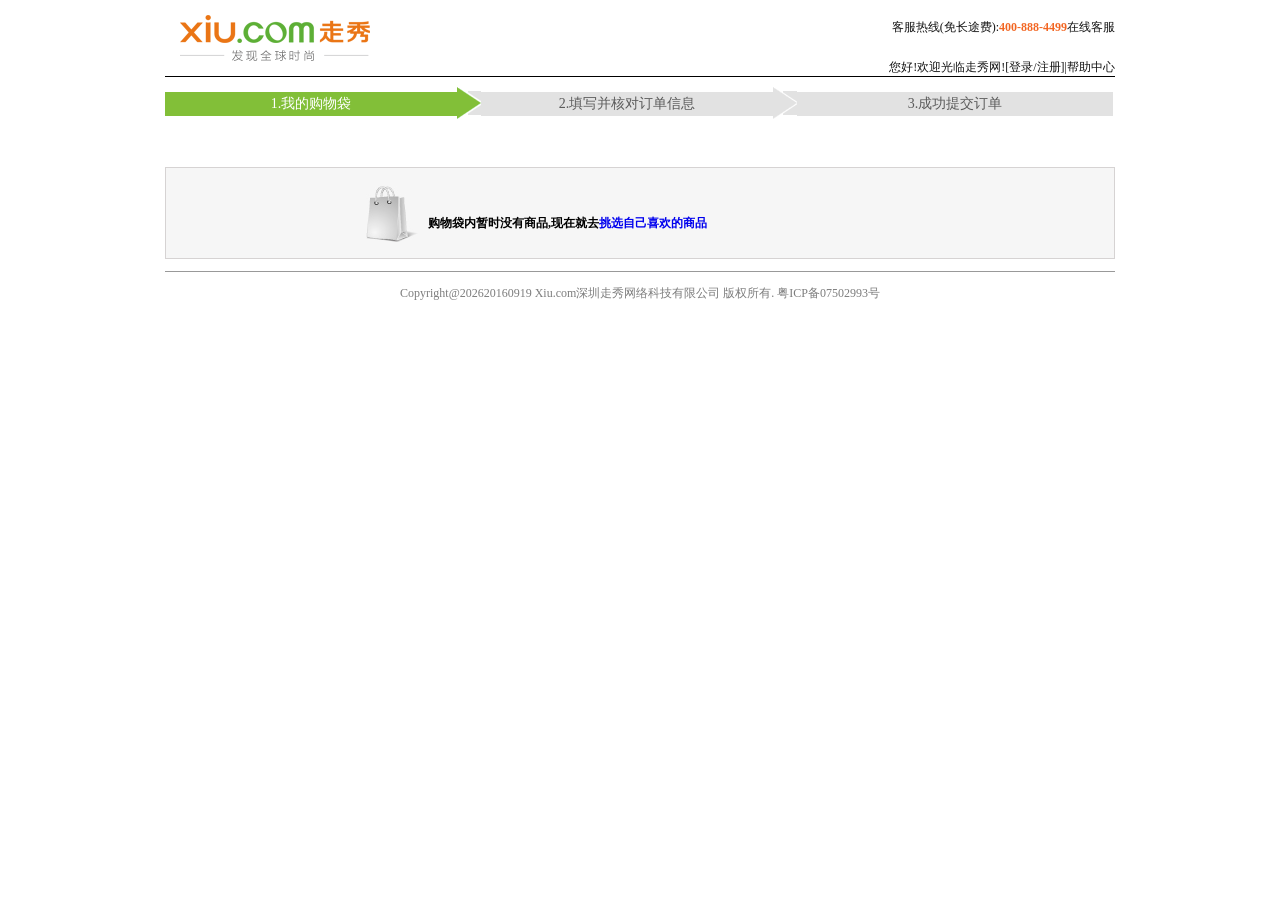
<file: 6/xiu/car.html>
<!doctype html>
<html lang="en">
<head>
	<meta charset="UTF-8">
	<title>Document</title>
	<link rel="stylesheet" type="text/css" href="css/xiu.css" />
	<link rel="stylesheet" type="text/css" href="css/common.css"/>
	<link rel="stylesheet" type="text/css" href="css/car.css"/>
	<!-- <script type="text/javascript" src="car.js"></script> -->
	
	<script type="text/javascript" src="js/ajax.js"></script>
	<script type="text/javascript" src="js/jquery-1.10.1.min.js"></script>
	<script type="text/javascript" src="js/xiu.js"></script>
	<script type="text/javascript" src="js/tabSwitch.js"></script>
	<script type="text/javascript" src="js/xiuindex.js"></script>
	<script type="text/javascript" src="js/perfect_startMove.js"></script>
	<script type="text/javascript" src="jquery.cookie.js"></script>
	<!-- <script type="text/javascript" src="MQuery.js"></script> -->
	
<!-- 
	<script type="text/javascript">
		$(function(){
	if($.cookie("goods") == null){
			var ti = $("<img class = 'drive_img' src='image/car/nogoods.jpg'><h2>购物袋内暂时没有商品,现在就去<a href='index.html'>挑选自己喜欢的商品</a></h2>")
			$("#drive_Main").html(ti);
		}else{
			var timg = $("<div class = 'ttimg'><img src = 'image/g1_50_50.jpg'></div><div class = 'ttimgr'><p>Kenzo</p><p>女士纯棉小虎头衬衫 颜色：蓝色</p><p>￥2200</p><p>购物袋中共有<span>"+$.cookie("goods")+"</span>件商品</p></div>");
		$("#drive_Main").html(timg);
		}
});
	</script> -->
</head>
<body>
	<div id = "dirve">
		<a href="index.html"><img src="image/car/s_05.png"></a>
		<div class="right">
			<p class="p1">客服热线(免长途费):<span>400-888-4499</span>在线客服</p>
			<p class="p2">您好!欢迎光临走秀网![登录/注册]|帮助中心</p>
		</div>
	</div>
	<div id = "drive_nav">
		<ul>
			<li class="nav1"><span class="nav1_span1"></span>1.我的购物袋</li>
			<li class="nav2"><span class="nav2_span2"></span>2.填写并核对订单信息</li>
			<li class="nav3">3.成功提交订单</li>
		</ul>
	</div>
	<div id = "drive_Main">
		<!-- <img class = "drive_img" src="image/car/nogoods.jpg">
		<h2>购物袋内暂时没有商品,现在就去<a href="index.html">挑选自己喜欢的商品</a></h2> -->
		<!-- <div class = "ttimg"><img src="image/g1_50_50.jpg"></div>
		<div class = "ttimgr">
				<p>Kenzo</p>
				<p class="p1">女士纯棉小虎头衬衫 颜色：蓝色</p>
				<p>￥2200</p>
				<p>已选商品<span>1</span>件</p>
		</div> -->
	</div>
	<div id = "drive_foot">
		<p>Copyright@<script type="text/javascript">
		document.write(new Date().getFullYear());
		</script>20160919 Xiu.com深圳走秀网络科技有限公司 版权所有. 粤ICP备07502993号</p>
	</div>
</body>
<script type="text/javascript" src="car.js"></script>
</html>
</file>
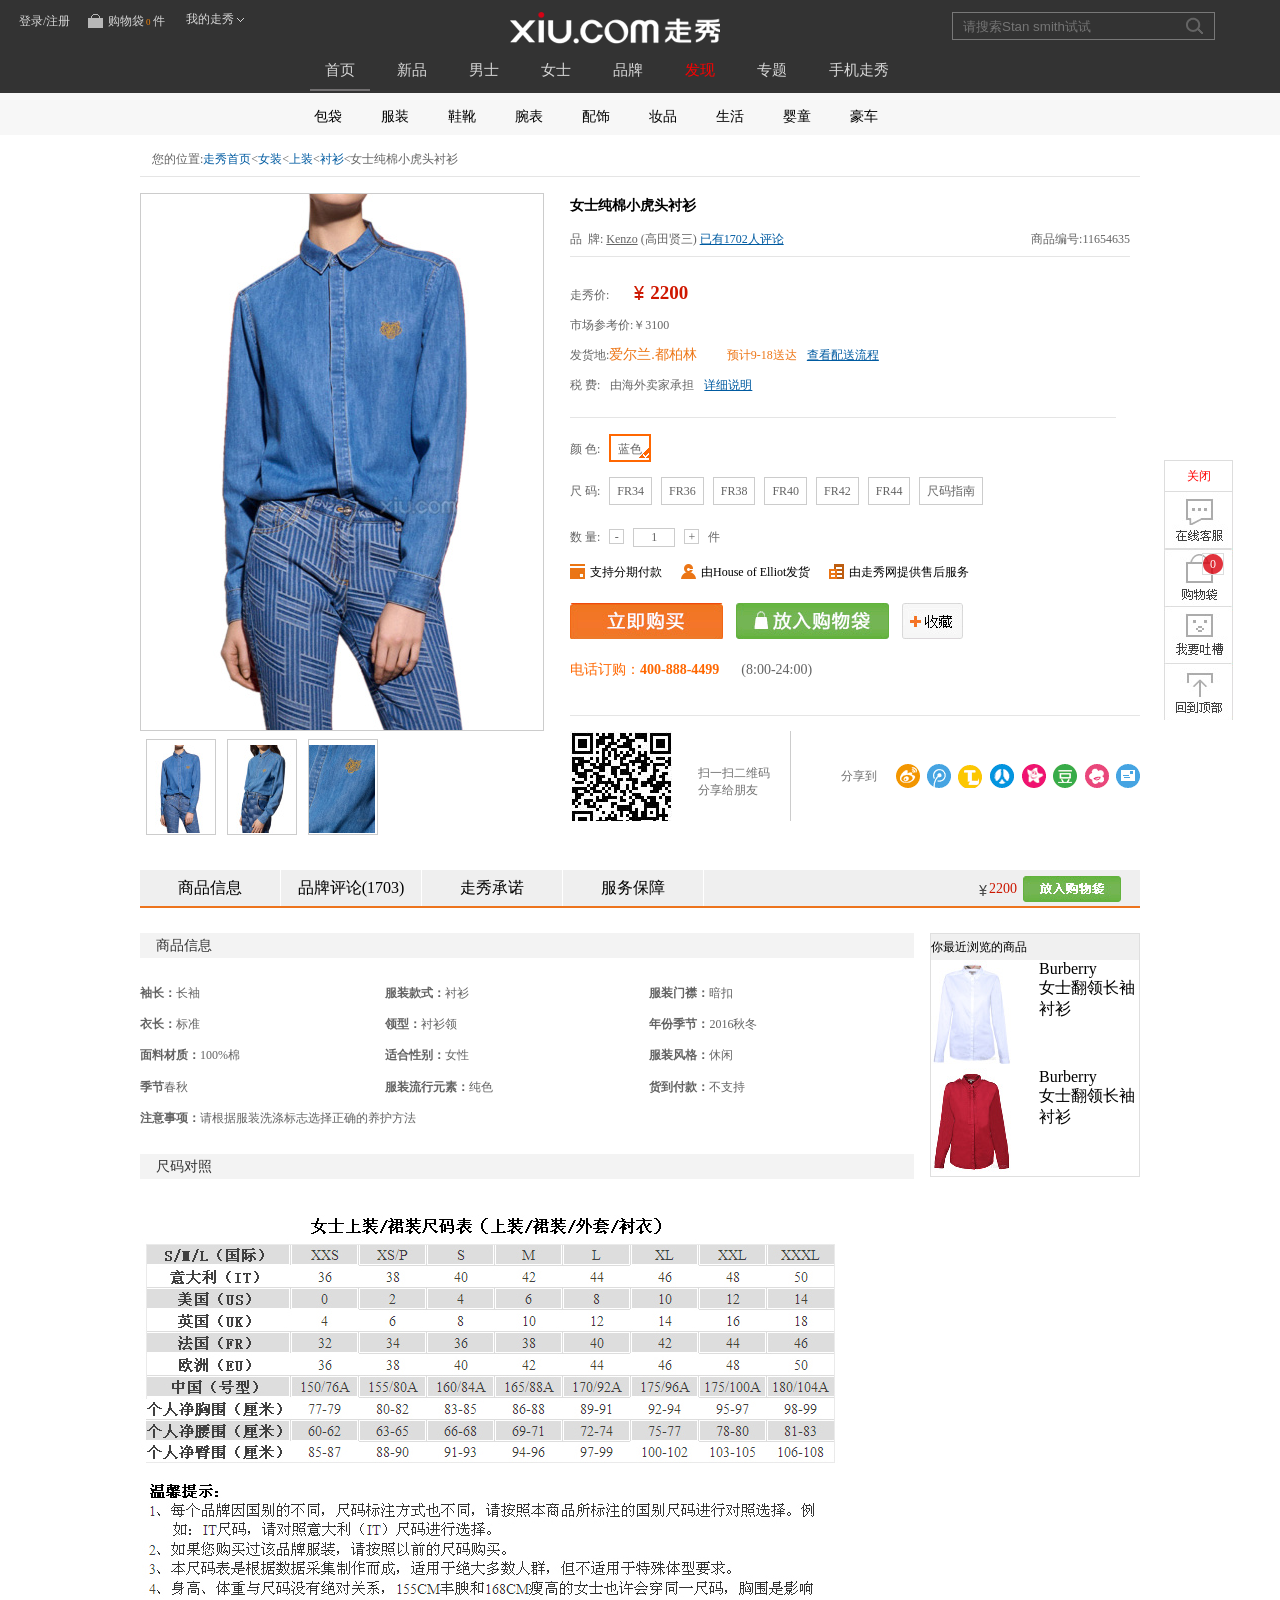
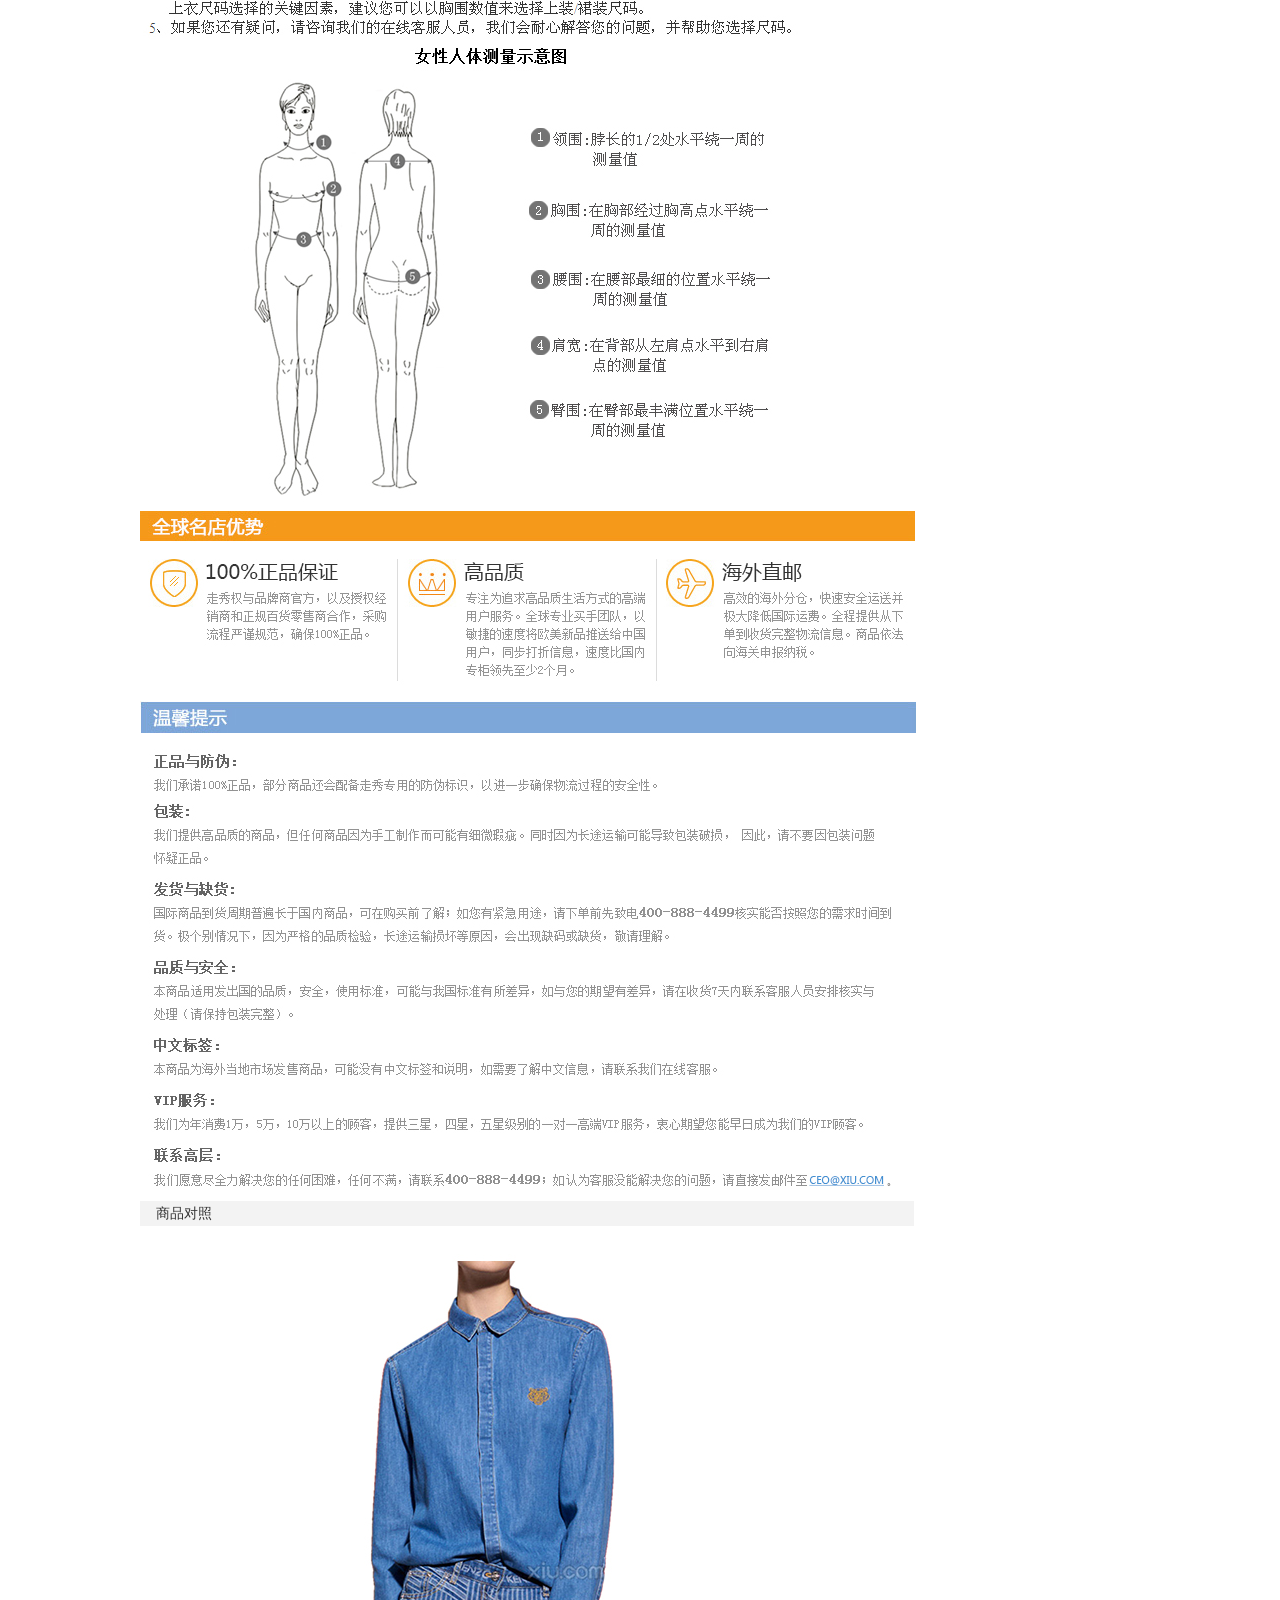
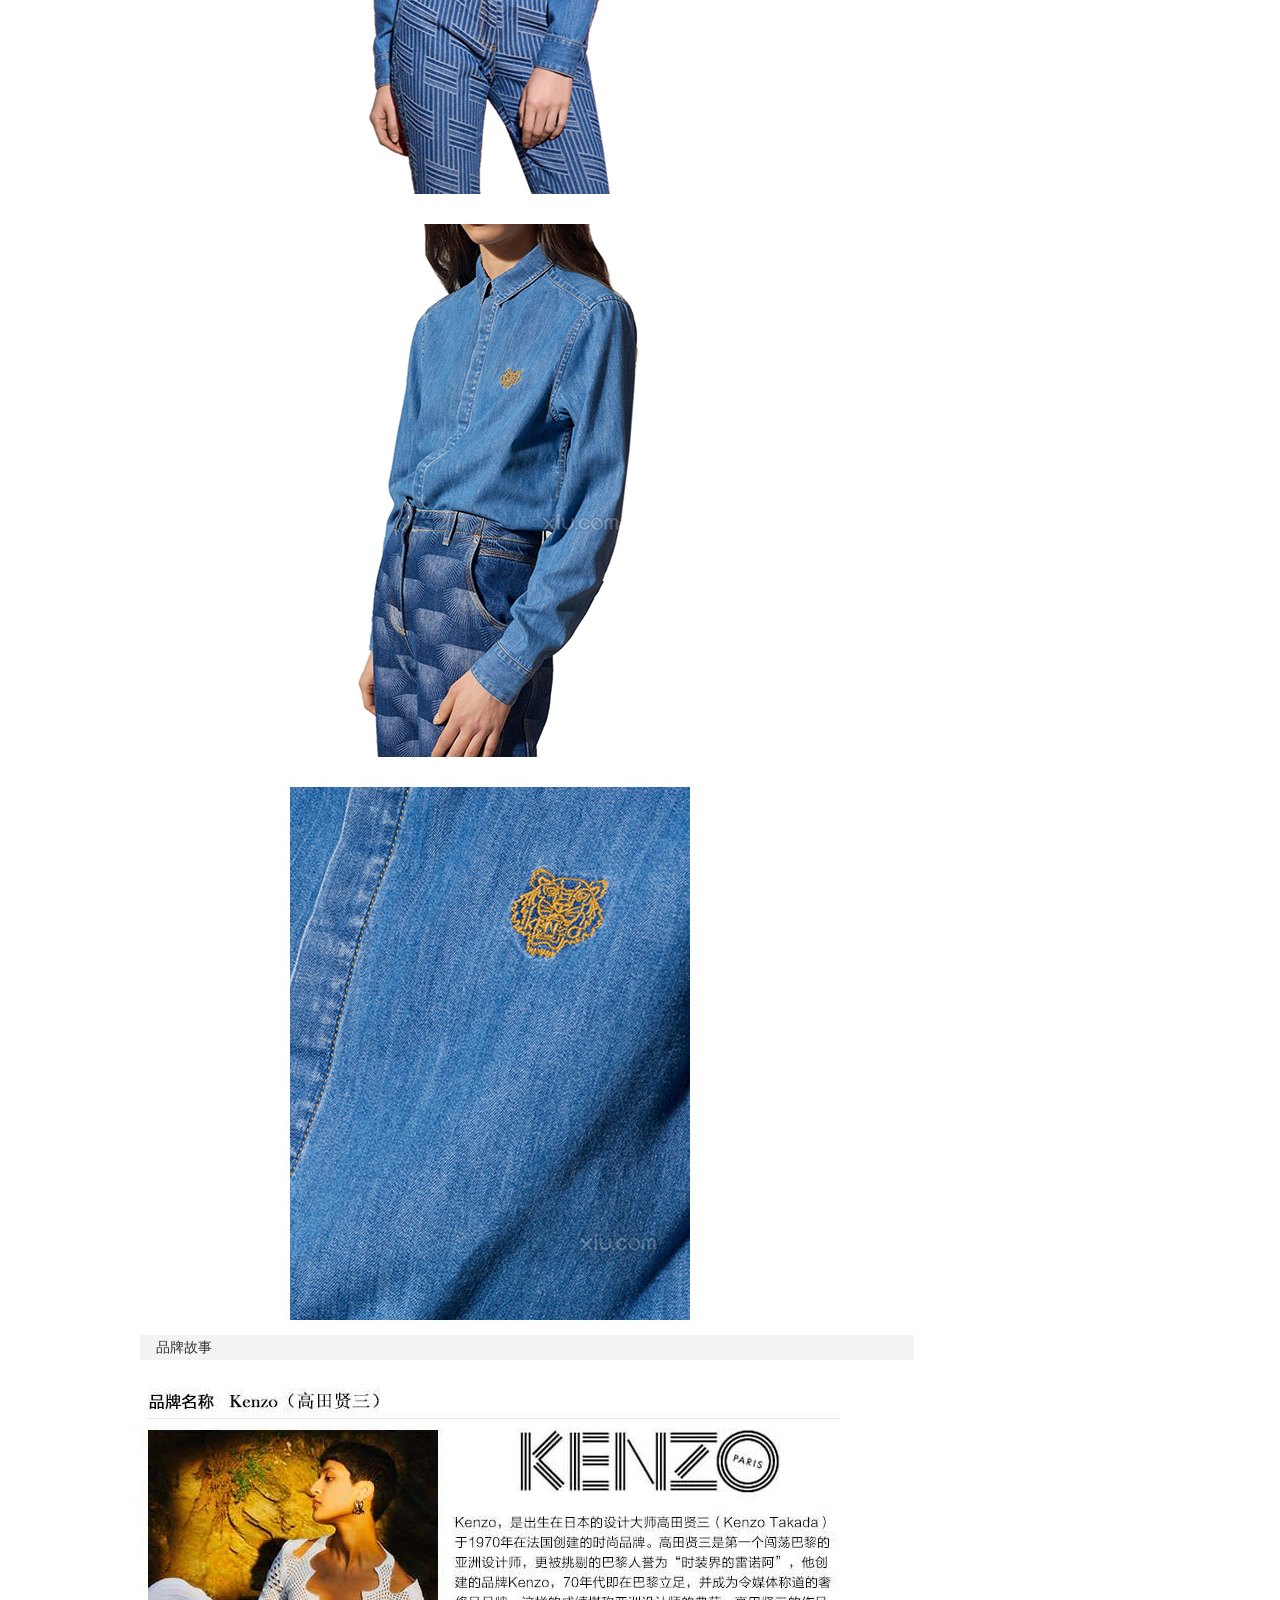
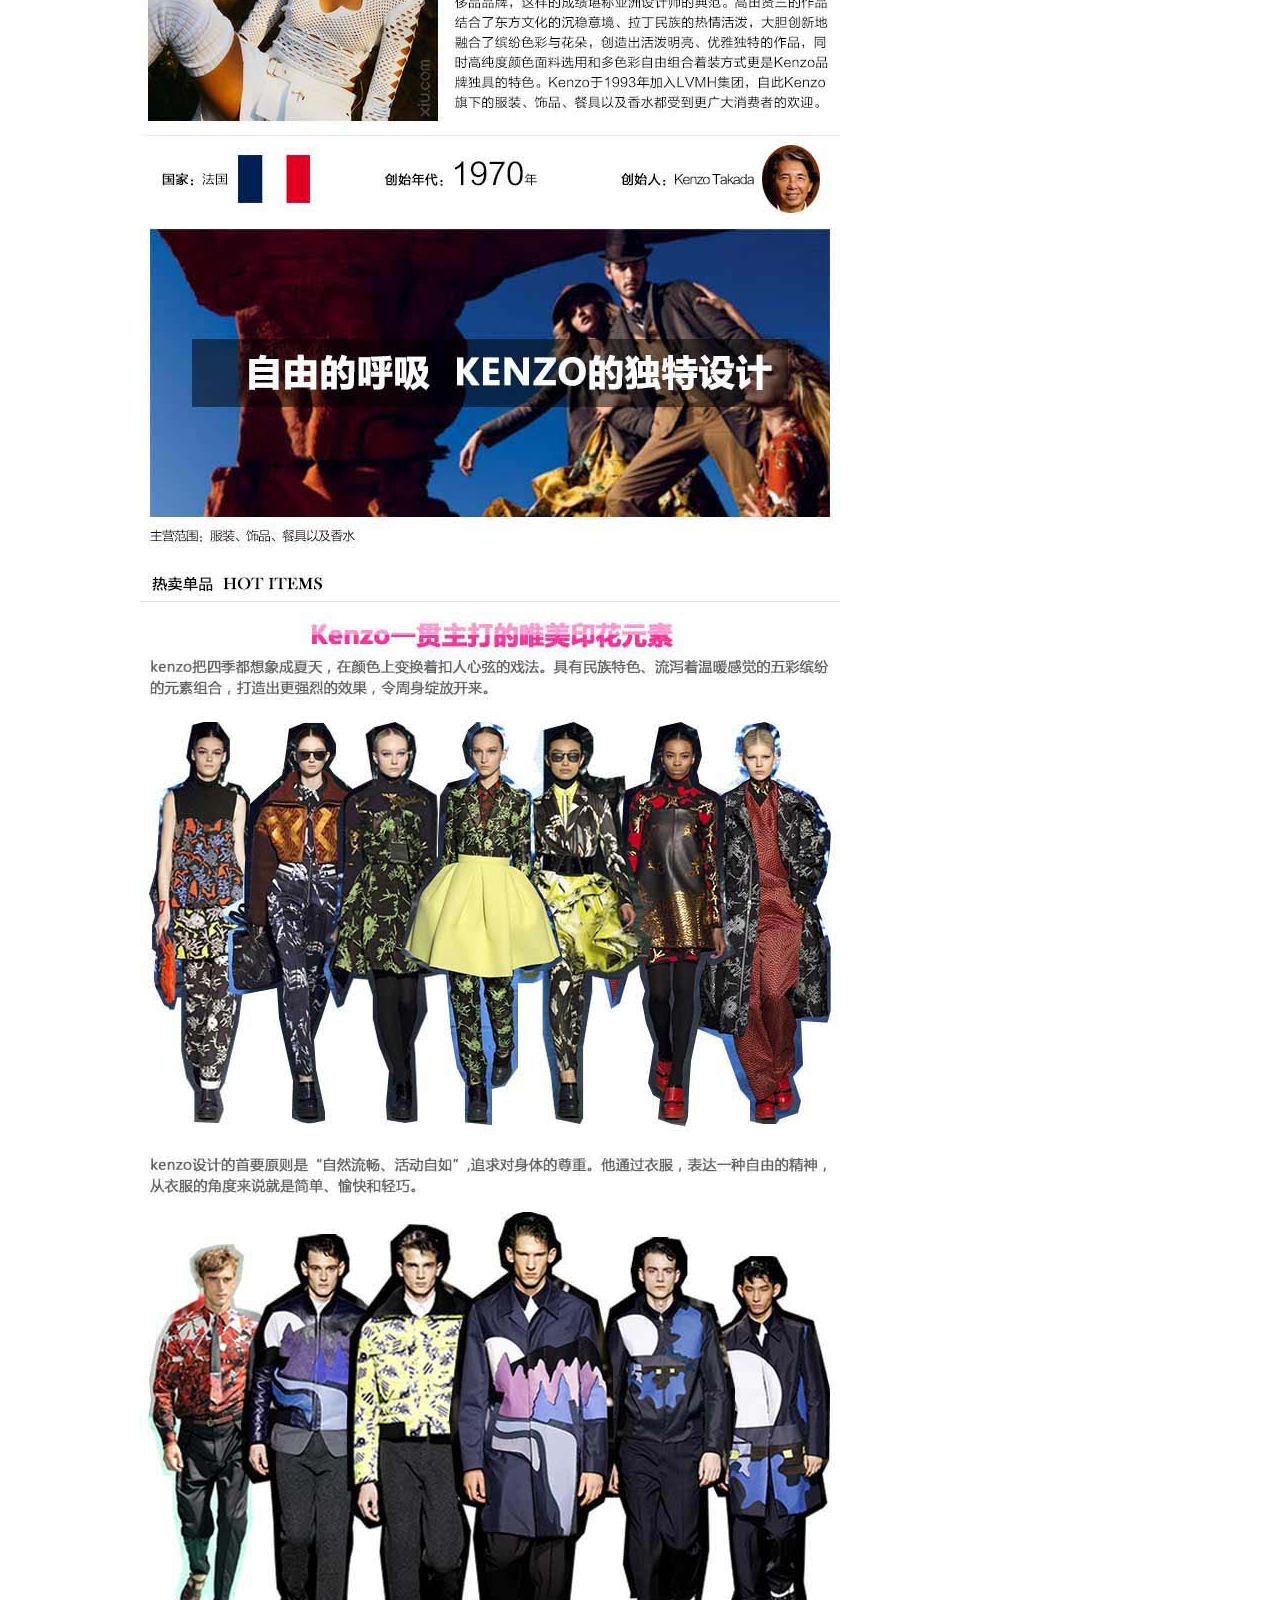
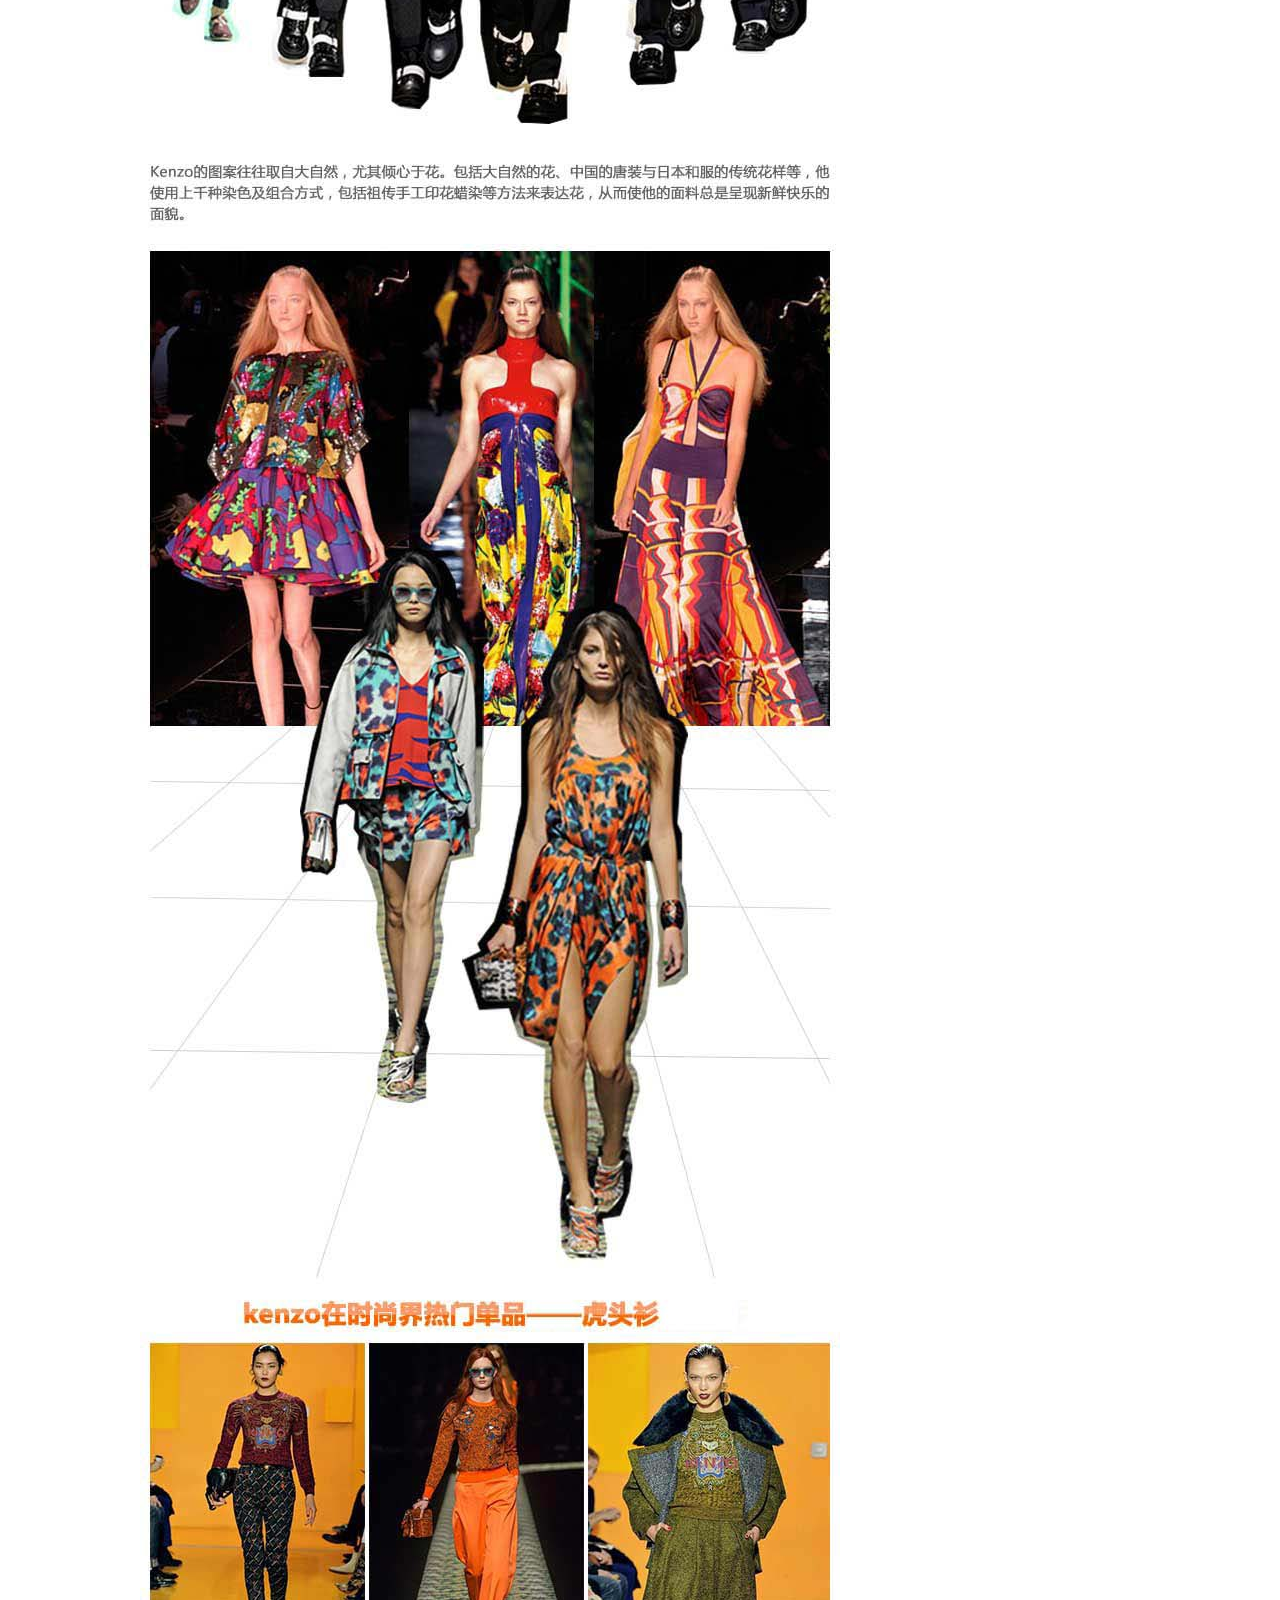
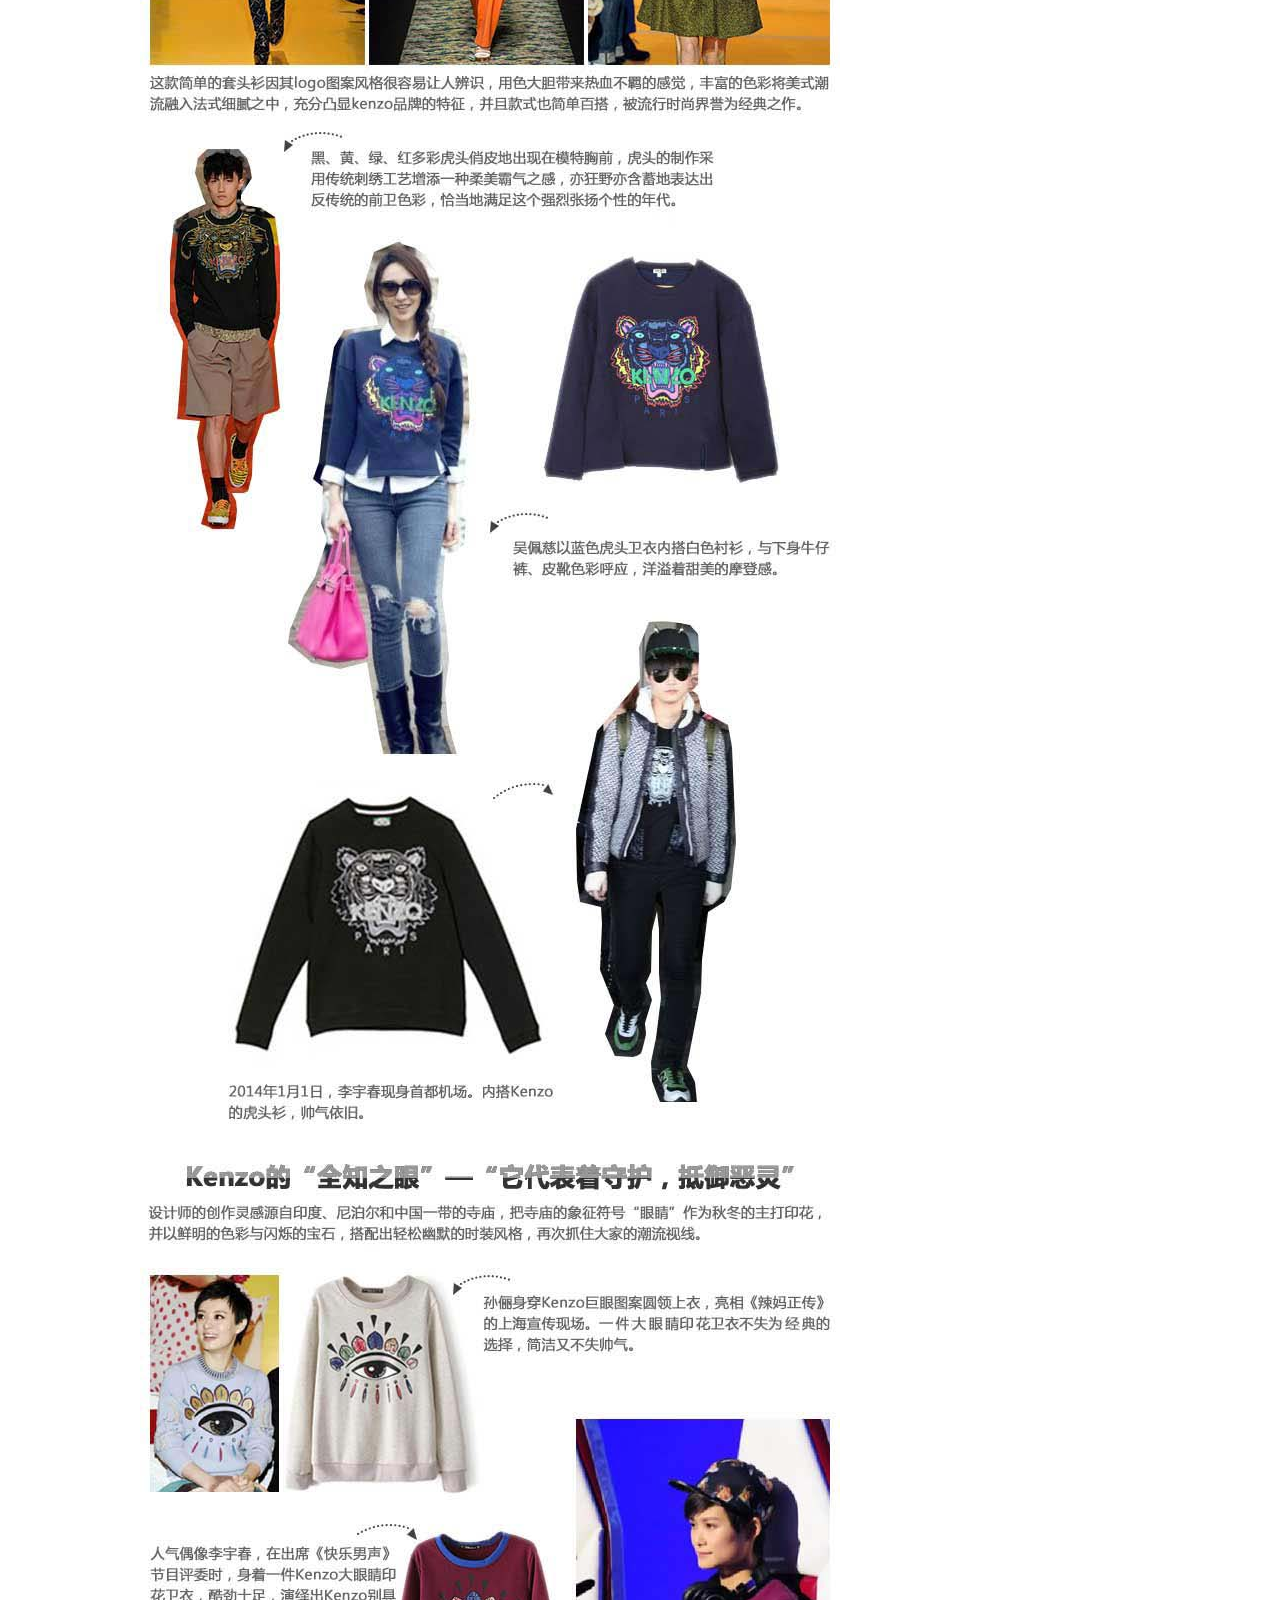
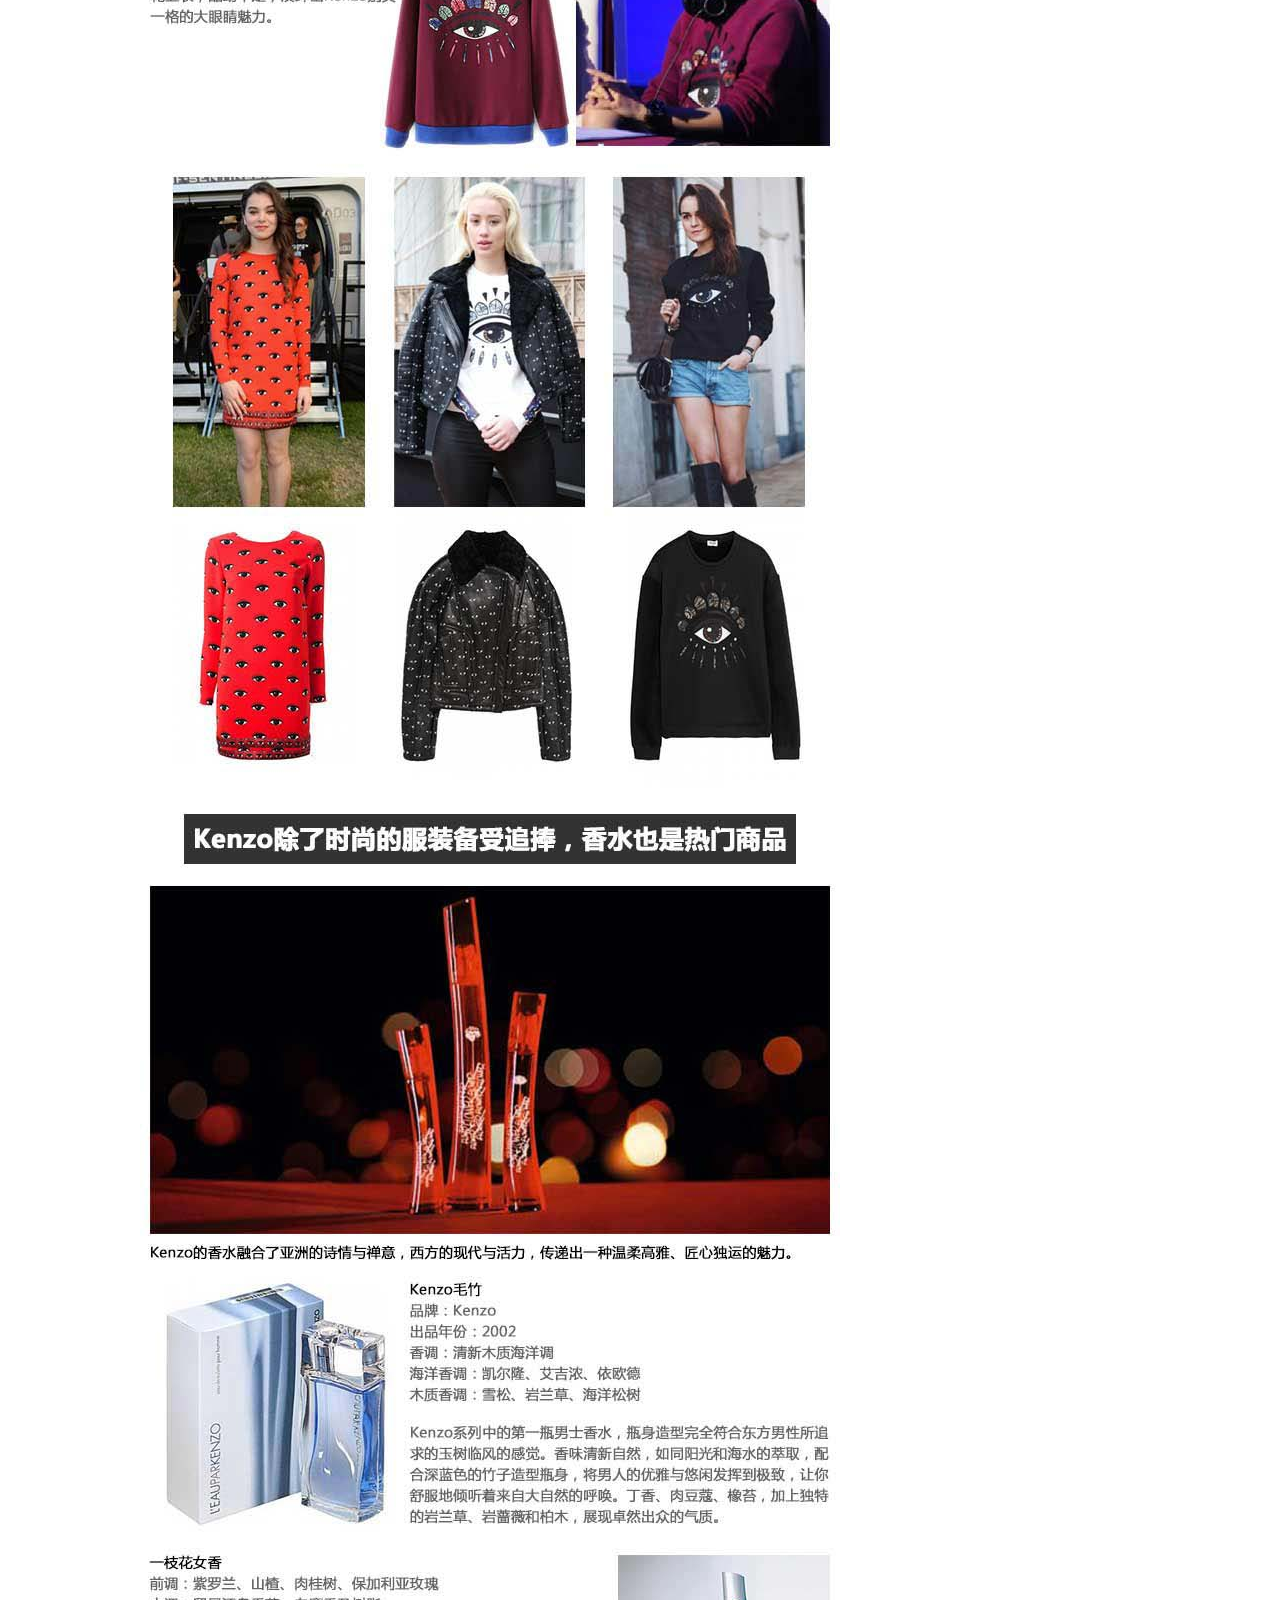
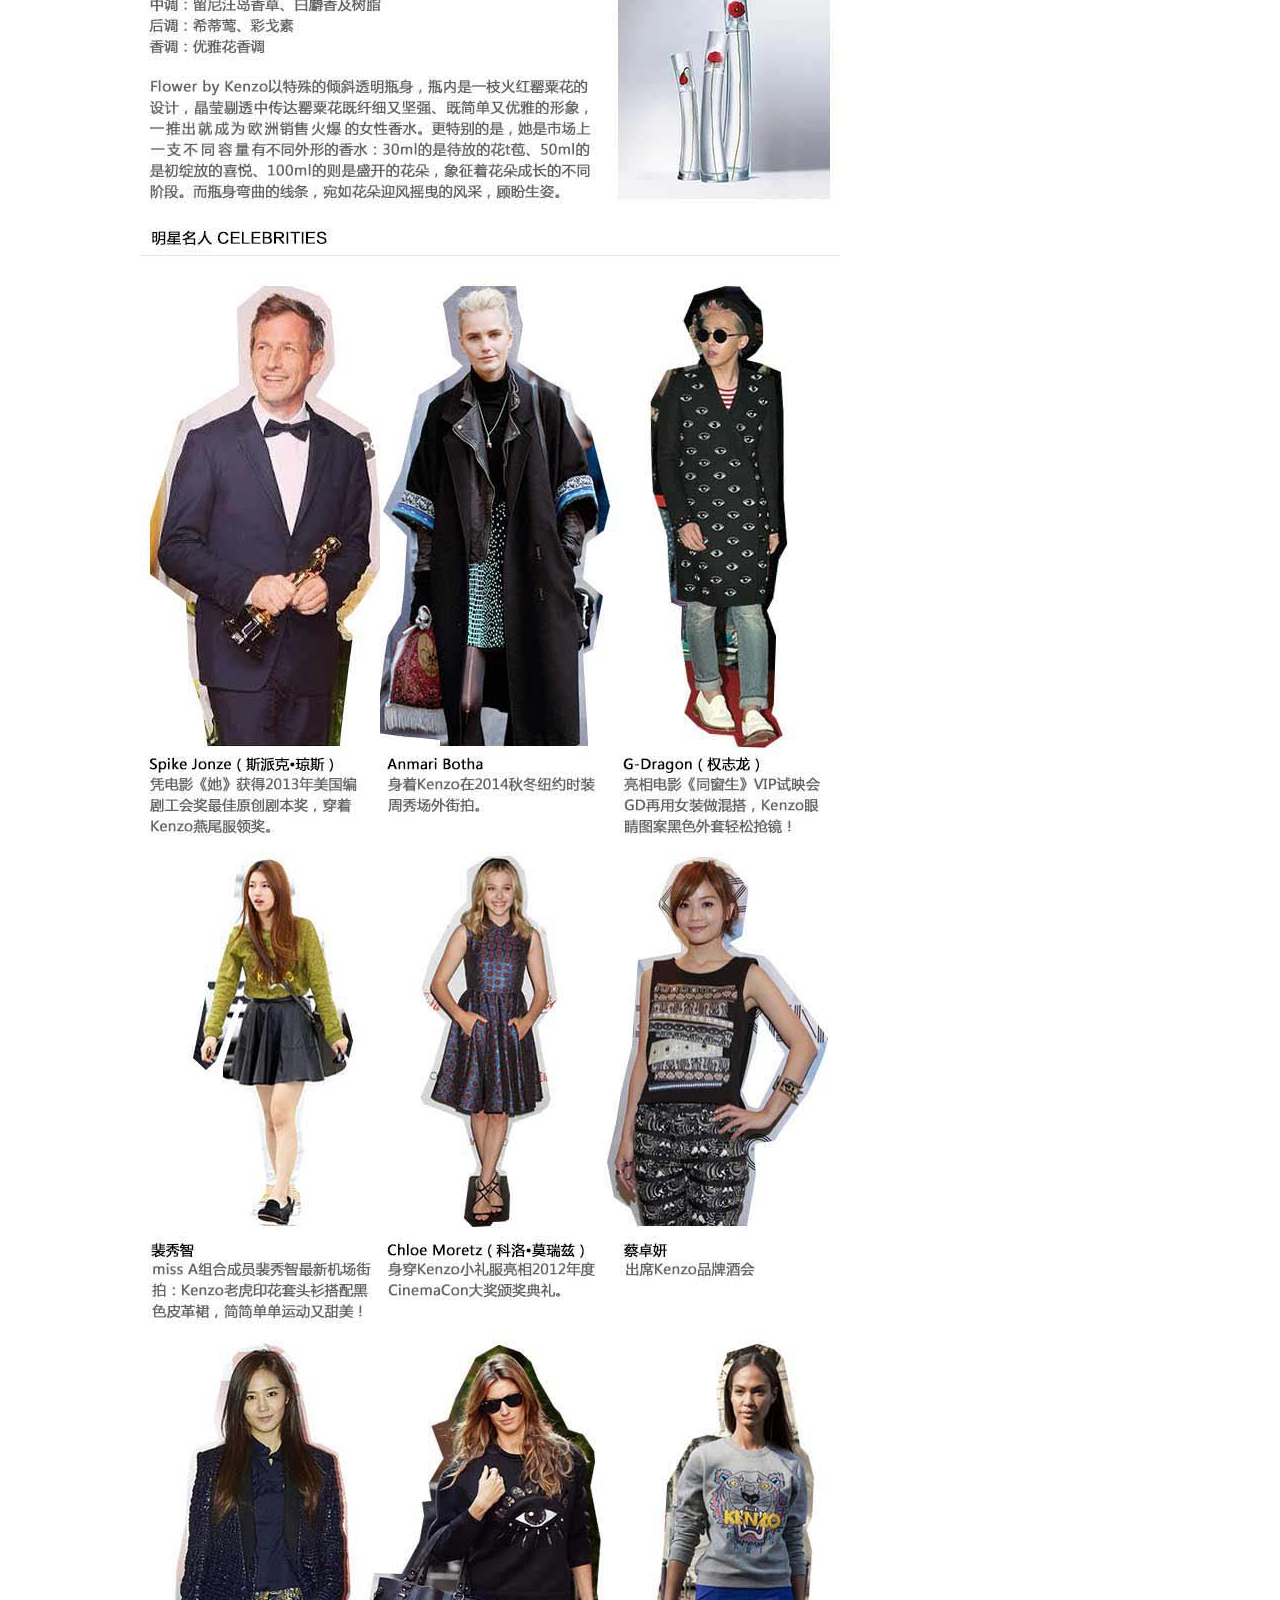
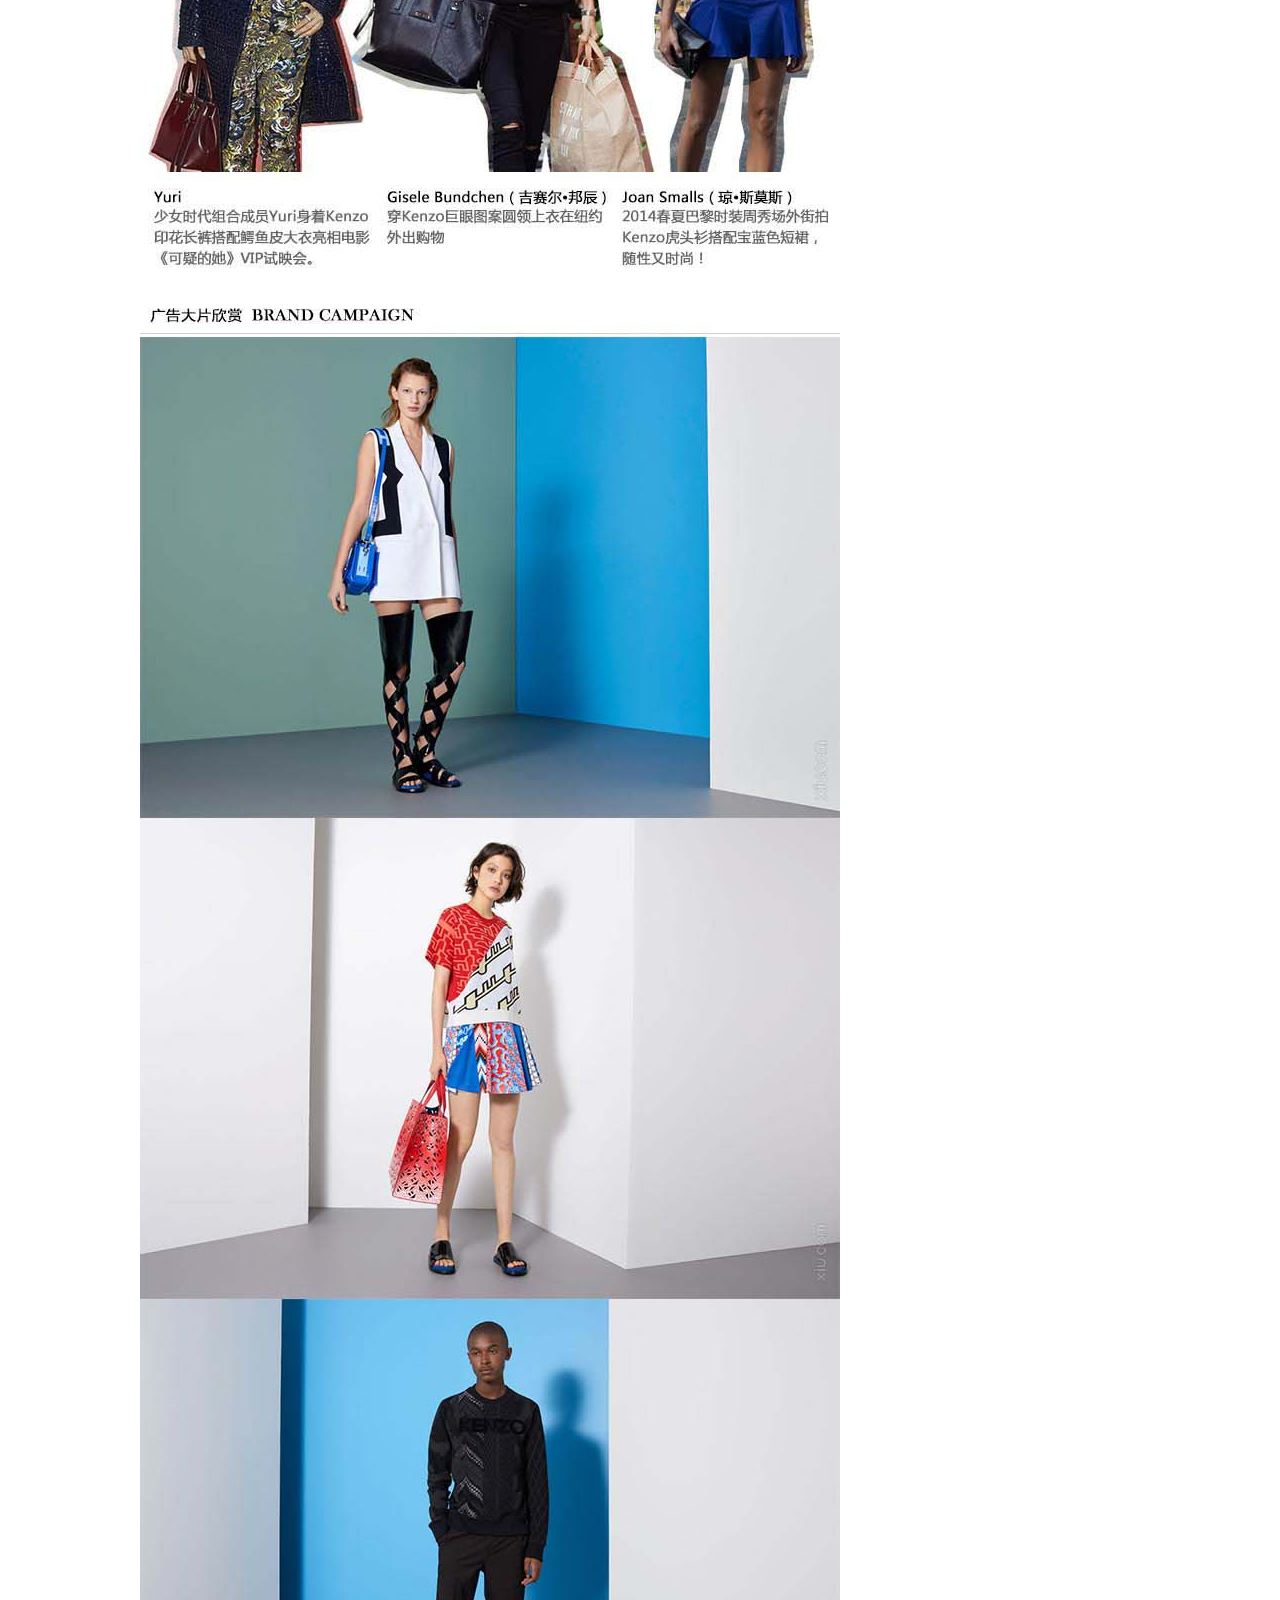
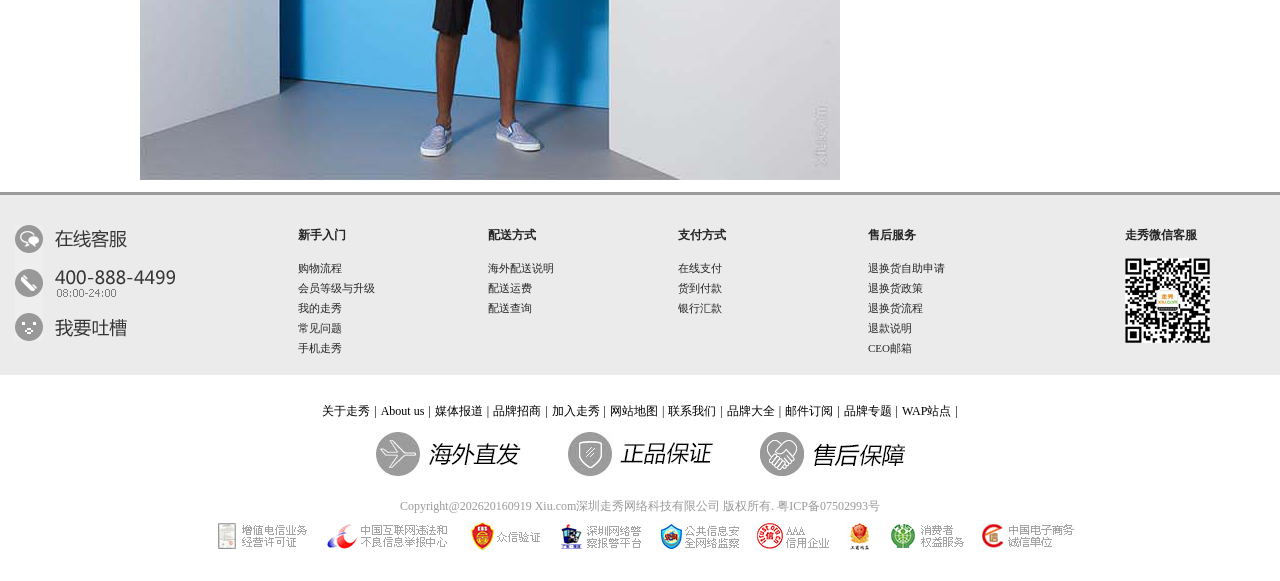
<file: 6/xiu/fashion.html>
<!doctype html>
<html lang="en">
<head>
	<meta charset="UTF-8">
	<title>Document</title>
	<link rel="stylesheet" type="text/css" href="css/xiu.css" />
	<link rel="stylesheet" type="text/css" href="css/common.css"/>
	<link rel="stylesheet" type="text/css" href="css/lady.css"/>
	<link rel="stylesheet" type="text/css" href="css/fashion.css"/>
	<link rel="stylesheet" type="text/css" href="css/find.css"/>
	<script type="text/javascript" src="js/ajax.js"></script>
	<script type="text/javascript" src="js/jquery-1.10.1.min.js"></script>
	<script type="text/javascript" src="js/xiu.js"></script>
	<script type="text/javascript" src="js/tabSwitch.js"></script>
	<script type="text/javascript" src="js/xiuindex.js"></script>
	<script type="text/javascript" src="js/perfect_startMove.js"></script>
	<script type="text/javascript" src="tool.js"></script>
	<script src="jquery.cookie.js"></script>
	<script type="text/javascript">
		$(function(){	
		if($.cookie("goods") == null){
			$("#num").html("0")
			$(".topLink_span").html("0")
		}else{
			$("#num").html($.cookie("goods"))
			$(".topLink_span").html($.cookie("goods"))
			//$("#topLink_goods").html("");
			var timg = $("<div id = 'ttimg'><img src = 'image/g1_50_50.jpg'></div><div id = 'ttimgr'><p>Kenzo</p><p>女士纯棉小虎头衬衫 颜色：蓝色</p><p>￥2200</p><p>购物袋中共有<span>"+$.cookie("goods")+"</span>件商品</p></div>");
				$("#topLink_goods").html(timg);
		}

			ajax("get","fashion.json","",function(data){
				var arr = JSON.parse(data);
				for(var i = 0;i < arr.length;i++){
					var ar = $("<img src="+ arr[i].img +">");
					var aa = $("<a></a>");
					var dd = $("<dd></dd>");
					aa.append(ar);
					dd.append(aa);
					$("#smallpic dl").append(dd);
							$("#smallpic").find("dd").click(function(){
							/*$("#smallpic").find("img").attr("class","");
							$(this).attr("class","ssimg");*/
							$(".mTopleft p").css("display","none");
							$(".mTopleft p").eq($(this).index()).css("display","block");
						});

				}	

				
			});
			if($.cookie("goods") == null){
				var iNow = 0;
			}else{
				iNow = $.cookie("goods")
			}

			$(".mbuy2").click(function(){
				iNow++;
				$("#num").html(iNow);
				$(".topLink_span").html(iNow);
				$.cookie("goods",iNow,{expires:50});
				var timg = $("<div id = 'ttimg'><img src = 'image/g1_50_50.jpg'></div><div id = 'ttimgr'><p>Kenzo</p><p>女士纯棉小虎头衬衫 颜色：蓝色</p><p>￥2200</p><p>购物袋中共有<span>"+iNow+"</span>件商品</p></div>");
				$("#topLink_goods").html(timg);
			});
			
		});
	</script>
</head>
<body style="height: 3000px;">
		<!--************************top**********************-->
	<div class = "xiuhead">
		<div id = "wrap">
			<div class = "topMain">
				<div class = "login fl">
					<ul class = "topLink ">
						<li class = "topLink_login"><a href = "#1" alt = "" title = "">登录/注册</a></li>

						<li id = "topLink_car"><a class = "xiuCar" href = "car.html" alt = "" title = "">购物袋<span class = "topLink_span">0</span>件</a>
						<div id = "topLink_goods"><span>购物袋暂时没有商品!</span></div>
						</li>
						
						<li id = "topLink_xiu"><a class = "xiu" href = "#3" alt = "" title = "">我的走秀</a>
						<div id = "xiu_xiu" style="background-color: #fff;"><a href="#">我的订单</a><a href="#">自助退货</a><a href="#">我的收藏</a><a href="#">帮助中心</a><a href="#">全部吐槽</a></div>
						</li>
					</ul>
				</div>
				<div class = "topMain_img fl"></div>
			<div class = "topMain_search fr">
				<input class = "search_text" type = "text" placeholder = "请搜索Stan smith试试" />
				<input type = "button" class = "search_btn"/>
			</div>
			<div class = "nav fl">
				<ul>
					<li><a class = "firstPage" href = "index.html" alt = "" title = "">首页</a></li>
					<li><a href = "#" alt = "" title = "">新品</a></li>
					<li><a href = "#" alt = "" title = "">男士</a></li>
					<li><a href = "lady.html" alt = "" title = "">女士</a></li>
					<li><a href = "#" alt = "" title = "">品牌</a></li>
					<li><a class = "find" href = "find.html" alt = "" title = "">发现</a></li>
					<li><a href = "#" alt = "" title = "">专题</a></li>
					<li><a href = "#" alt = "" title = "">手机走秀</a></li>
				</ul>
			</div>
			</div>
		</div>
	</div>
<!--************************nav**********************-->
<div id = "listNn">
	<div id = "wrap">
		<ul>
			<li id="bagg1"><a class = "pag" href = "#" alt = "" title = ""><span>包袋</span></a>
				<div id = "bag1"><ul id = "ul1"></ul><ul id = "ul2"></ul><ul id = "ul3"></ul></div>
			</li>
			<li id="bagg2"><a href = "#" alt = "" title = ""><span>服装</span></a>
				<div id = "bag2"><ul id = "ul4"></ul><ul id = "ul5"></ul><ul id = "ul6"></ul></div>
			</li>
			<li id="bagg3"><a href = "#" alt = "" title = ""><span>鞋靴</span></a>
				<div id = "bag3"><ul></ul><ul id = "ul7"></ul><ul id = "ul8"></ul></div>
			</li>
			<li id="bagg4"><a href = "#" alt = "" title = ""><span>腕表</span></a>
				<div id = "bag4"><ul></ul><ul id = "ul9"></ul><ul id = "ul10"></ul></div>
			</li>
			<li id="bagg5"><a href = "#" alt = "" title = ""><span>配饰</span></a>
				<div id = "bag5"><ul></ul><ul id = "ul11"></ul><ul id = "ul12"></ul></div>
			</li>
			<li id="bagg6"><a href = "#" alt = "" title = ""><span>妆品</span></a>
				<div id = "bag6"><ul></ul><ul id = "ul13"></ul><ul id = "ul14"></ul></div>
			</li>
			<li id="bagg7"><a href = "#" alt = "" title = ""><span>生活</span></a>
				<div id = "bag7"><ul></ul><ul id = "ul15"></ul><ul id = "ul16"></ul></div>
			</li>
			<li id="bagg8"><a href = "#" alt = "" title = ""><span>婴童</span></a>
				<div id = "bag8"><ul></ul><ul id = "ul17"></ul><ul id = "ul18"></ul></div>
			</li>
			<li id="bagg9"><a href = "#" alt = "" title = ""><span>豪车</span></a>
				<div id = "bag9"><ul></ul><ul id = "ul19"></ul><ul id = "ul20"></ul></div>
			</li>
		</ul>
	</div>
</div>
<!--************************mtop**********************-->
<div id = "backTop">
	<span>关闭</span>
	<div id = "backTop0">
		<a class = "backTop1" href="#"></a>
		<a class = "backTop2" href="#"><span id = "num">0</span></a>
		<a class = "backTop3" href="#"></a>
		<a class = "backTop4" href="#"></a>
	</div>
</div>
<div id = "mTop">
	<div id = "wwp">
		<div class="wwptop">
			您的位置:<span><a href="#">走秀首页</a><<a href="#">女装</a><<a href="#">上装</a><<a href="#">衬衫</a><女士纯棉小虎头衬衫</span>
		</div>
	</div>
</div>
<!--************************mtop1**********************-->
<div id = "mTopimg">
	<div id = "wwp">
		<div class="mTopm">
			<div class="mTopleft">
				<p style="display: block;"><img src="image/fashion/g1_402_536.jpg"/></p>
				<p><img src="image/fashion/g2_402_536.jpg"/></p>
				<p><img src="image/fashion/g3_402_536.jpg"/></p>
				<div id = "position_box"></div>
				<div id = "b_box">
					<div id = "box_all">
						<img src="image/fashion/g1_900_1200.jpg">
					</div>
				</div>
			</div>

			<div class="mTopright">
				<h3>女士纯棉小虎头衬衫</h3>
				<div class ="mTopsign">
					<span>品&nbsp;&nbsp;牌:</span>
					<a class = "mTopa0" href="#">Kenzo</a>
					<a class = "mTopa" href="#">(高田贤三)</a>
					<a class = "mTopa1" href="#">已有1702人评论</a>
					<span class="mTopspan">商品编号:11654635</span>
				</div>
				<div class="mprice">
					<p class="mp1">走秀价:<span>2200</span></p>
					<p class="mp2">市场参考价:<span>￥3100</span></p>
					<p class="mp3">发货地:<span class="mp3span">爱尔兰.都柏林</span><span class="mp3span1">预计9-18送达<a href="#">查看配送流程</a></span></p>
					<p class="mp4">税&nbsp;费:<span>由海外卖家承担</span><a href="#">详细说明</a></p>
				</div>
				<div class="mcolor">
					<div class="md1"><span>颜&nbsp;色:</span><ul><li><a href="#">蓝色</a></li></ul></div>
					<div class="md2"><span>尺&nbsp;码:</span><a href="#">FR34</a><a href="#">FR36</a><a href="#">FR38</a><a href="#">FR40</a><a href="#">FR42</a><a href="#">FR44</a><a  class = "alast"href="#">尺码指南</a></div>
					<div class="md3"><span>数&nbsp;量:</span><span class="md33">-</span><a href="#">1</a><span class="md33">+</span><span>件</span></div>
					<div class="mgood"><span class="s1">支持分期付款</span><span class="s2">由House of Elliot发货</span><span class="s3">由走秀网提供售后服务</span></div>
					<div class="mbuy">
						<a class="mbuy1" href="#"></a>
						<a class="mbuy2" href="#"></a>
						<a class="mbuy3" href="#"></a>
					</div>
					<div class="mphone">
						<span>电话订购：<span class="mphone1">400-888-4499</span></span>
						<span class="mphone2">(8:00-24:00)</span>
					</div>
				</div>

			</div>
			<div id = "smallpic">
				<dl>
					<!-- <dd><a class = "dd1" href="#"><img src="image/fashion/g1_66_88.jpg"></a></dd>
					<dd><a class = "dd2" href="#"><img src="image/fashion/g2_66_88.jpg"></a></dd>
					<dd><a class = "dd3" href="#"><img src="image/fashion/g3_66_88.jpg"></a></dd> -->
				</dl>		
			</div>
			<div id = "picsign">
				<div class="picsign1"><div>扫一扫二维码</br>分享给朋友</div></div>
				<div class="picsign2"><span class="picpp">分享到</span><span class="picpan"></span></div>
			</div>
		</div>	
	</div>
</div>
<!--************************button**********************-->
<div id = "btn_nav">
	<div id = "wwp">
		<div class="w1">
			<ul>
				<li><a href="#">商品信息</a></li>
				<li><a href="#">品牌评论(1703)</a></li>
				<li><a href="#">走秀承诺</a></li>
				<li><a href="#">服务保障</a></li>
			</ul>
		</div>
		<div class="w2">
			<span>2200</span>
			<a href="#"></a>
		</div>
			
	</div>
</div>
<!--************************left**********************-->
<div id = "sizegood">
	<div id = "wwp">
		<div class="sizemain">
			<div id = "sizeLeft">
			<div class="goodm"><span>商品信息</span></div>
			<table border="0px solid #ebebeb" width="774" height="156" cellspacing="0" padding ="0" cellpadding="0">
				<tr>
					<td>袖长：<span>长袖</span></td>
					<td>服装款式：<span>衬衫</span></td>
					<td>服装门襟：<span>暗扣</span></td>
				</tr>
				<tr>
					<td>衣长：<span>标准</span></td>
					<td>领型：<span>衬衫领</span></td>
					<td>年份季节：<span>2016秋冬</span></td>
				</tr>
				<tr>
					<td>面料材质：<span>100%棉</span></td>
					<td>适合性别：<span>女性</span></td>
					<td>服装风格：<span>休闲</span></td>
				</tr>
				<tr>
					<td>季节<span>春秋</span></td>
					<td>服装流行元素：<span>纯色</span></td>
					<td>货到付款：<span>不支持</span></td>
				</tr>
				<tr>
					<td colspan="3">注意事项：<span>请根据服装洗涤标志选择正确的养护方法</span></td>
				</tr>
			</table>
			<div class="goodm"><span>尺码对照</span></div>
			<div class="goodimg">
				<img src="image/fashion/sizeImage_4985.jpg">
				<img src="image/fashion/ys.jpg">
				<img src="image/fashion/wx.jpg">
				<div class="goodm"><span>商品对照</span></div>
				<img src="image/fashion/e0.jpg">
				<img src="image/fashion/e1.jpg">
				<img src="image/fashion/e2.jpg">
				<div class="goodm"><span>品牌故事</span></div>
				<img src="image/fashion/3179_2_11464227114275.jpg">
			</div>
		</div>
		<div id = "sizeRight">
			<div class ="sizeR1">你最近浏览的商品</div>
			<div class="sizeR2"><a href=""><img src="image/fashion/g1_81_108 (1).jpg"/></a></div>
			<div class="sizeR3">
				<p>Burberry</p>
				<p>女士翻领长袖衬衫</p>
			</div>
			<div class="sizeR4"><a href="sizeR4"><img src="image/fashion/g1_81_108.jpg"/></a></div>
			<div class="sizeR3">
				<p>Burberry</p>
				<p>女士翻领长袖衬衫</p>
			</div>
		</div>
		</div>
	</div>	
</div>
<!--***********************footlist**********************-->
<div id = "footlist">
	<div id = "wrap">
		<div class = "footlist_phone"></div>
		<div class = "footlist_falls">
			<dl class="footlist_falls1">
				<dt>新手入门
					<dd><a href="#">购物流程</a></dd>
					<dd><a href="#">会员等级与升级</a></dd>
					<dd><a href="#">我的走秀</a></dd>
					<dd><a href="#">常见问题</a></dd>
					<dd><a href="#">手机走秀</a></dd>
				</dt>
			</dl>
			<dl class="footlist_falls1">
				<dt>配送方式
					<dd><a href="#">海外配送说明</a></dd>
					<dd><a href="#">配送运费</a></dd>
					<dd><a href="#">配送查询</a></dd>
				</dt>
			</dl>
			<dl class="footlist_falls1">
				<dt>支付方式
					<dd><a href="#">在线支付</a></dd>
					<dd><a href="#">货到付款</a></dd>
					<dd><a href="#">银行汇款</a></dd>
				</dt>
			</dl>
			<dl class="footlist_falls1">
				<dt>售后服务
					<dd><a href="#">退换货自助申请</a></dd>
					<dd><a href="#">退换货政策</a></dd>
					<dd><a href="#">退换货流程</a></dd>
					<dd><a href="#">退款说明</a></dd>
					<dd><a href="#">CEO邮箱</a></dd>
				</dt>
			</dl>
			<dl id="footlist_falls2">
				<dt>走秀微信客服
					<dd></dd>
				</dt>
			</dl>
		</div>
	</div>
</div>
<!--***********************footlist2**********************-->
<div id = 'footlist2'>
	<ul>
		<li><a href="#">关于走秀</a>|</li>
		<li><a href="#">About us</a>|</li>
		<li><a href="#">媒体报道</a>|</li>
		<li><a href="#">品牌招商</a>|</li>
		<li><a href="#">加入走秀</a>|</li>
		<li><a href="#">网站地图</a>|</li>
		<li><a href="#">联系我们</a>|</li>
		<li><a href="#">品牌大全</a>|</li>
		<li><a href="#">邮件订阅</a>|</li>
		<li><a href="#">品牌专题</a>|</li>
		<li><a href="#">WAP站点</a>|</li>
	</ul>
</div>
<!--***********************footlist3**********************-->
<div id = 'footlist3'>
	<img src="image/foot_icons.jpg"/>
</div>
<!--***********************footlist4**********************-->
<div id = 'footlist4'>
	<p>Copyright@<script type="text/javascript">
		document.write(new Date().getFullYear());
	</script>20160919 Xiu.com深圳走秀网络科技有限公司 版权所有. 粤ICP备07502993号</p>
</div>
<!--***********************footlist5**********************-->
<div id = 'footlist5'>
	<div id = "footlist5_img">
		<a href="#"><img src="image/c_01.jpg" /></a>
		<a href="#"><img src="image/c_02.jpg" /></a>
		<a href="#"><img src="image/c_03.jpg" /></a>
		<a href="#"><img src="image/c_04.jpg" /></a>
		<a href="#"><img src="image/c_05.jpg" /></a>
		<a href="#"><img src="image/c_06.jpg" /></a>
		<a href="#"><img src="image/c_08.jpg" /></a>
		<a href="#"><img src="image/c_09.jpg" /></a>
		<a href="#"><img src="image/c_10.jpg" /></a>
	</div>
	
</div>
</body>
</html>
</file>
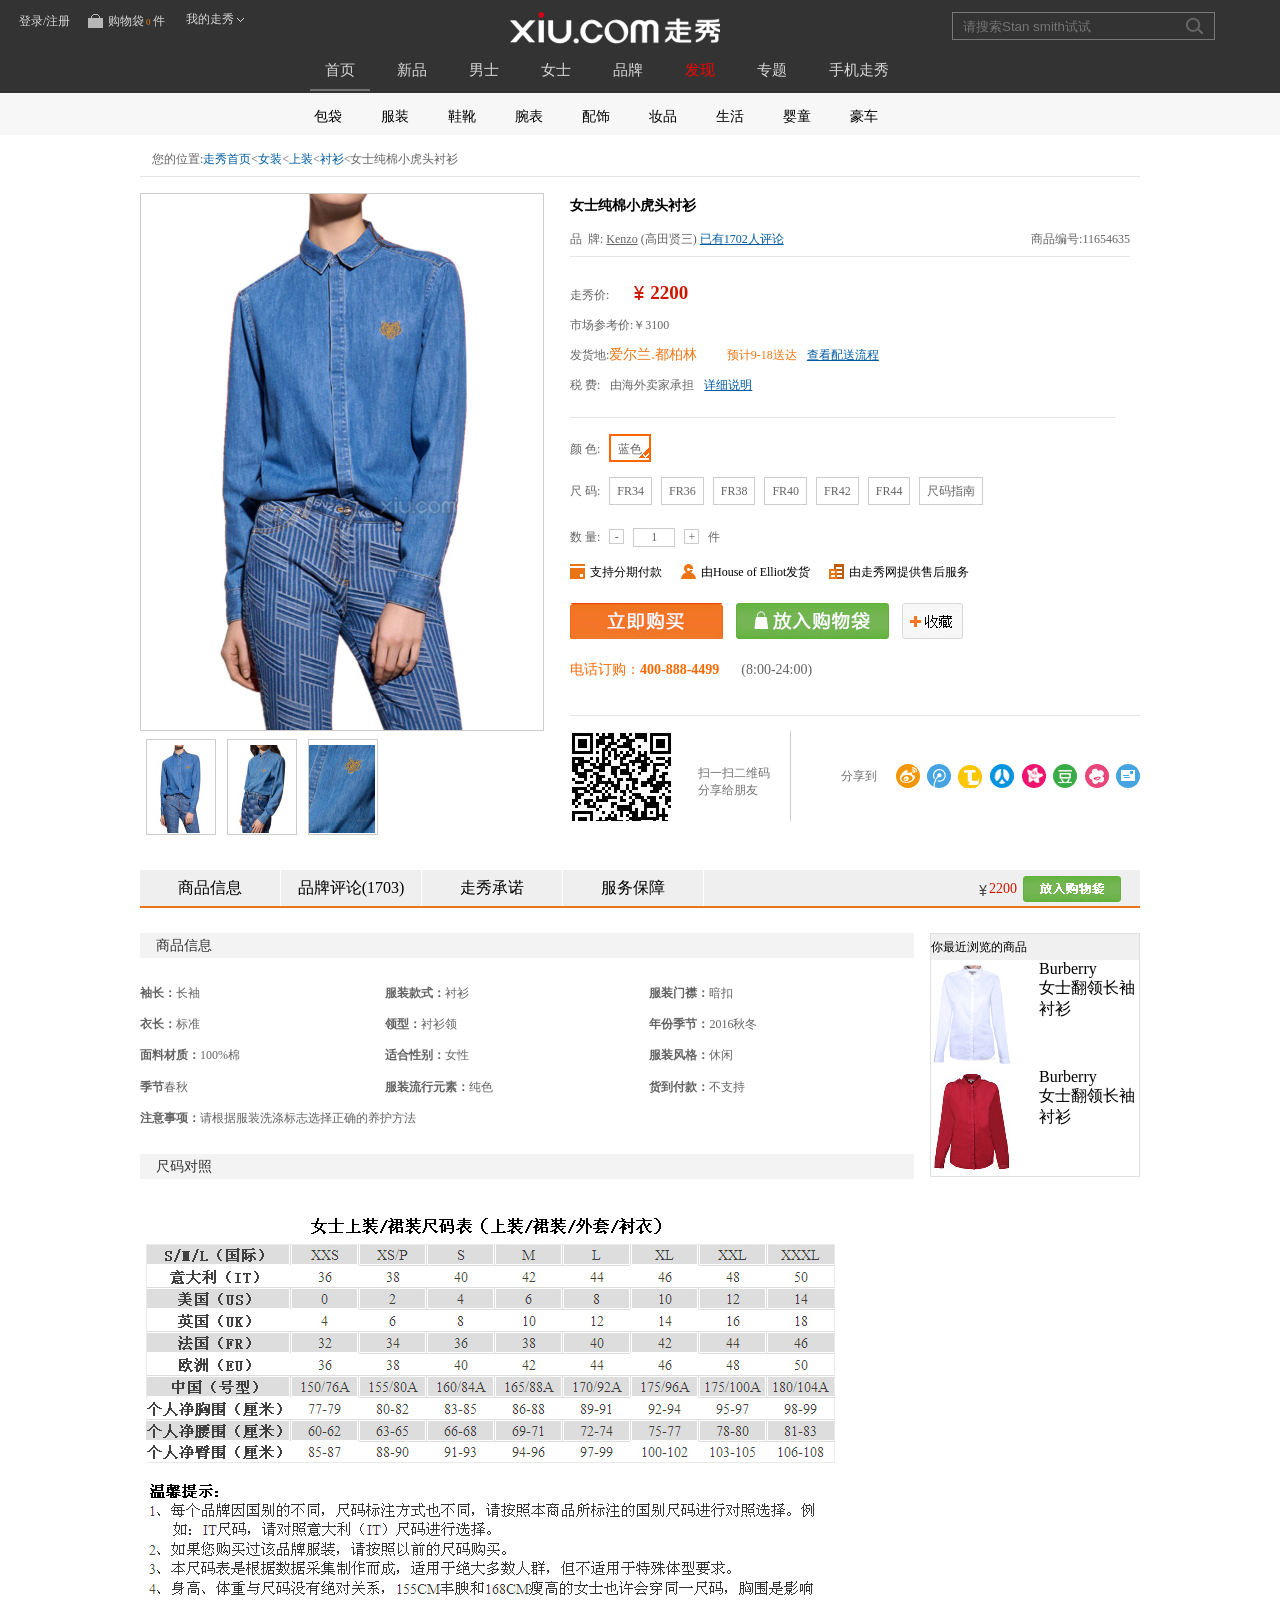
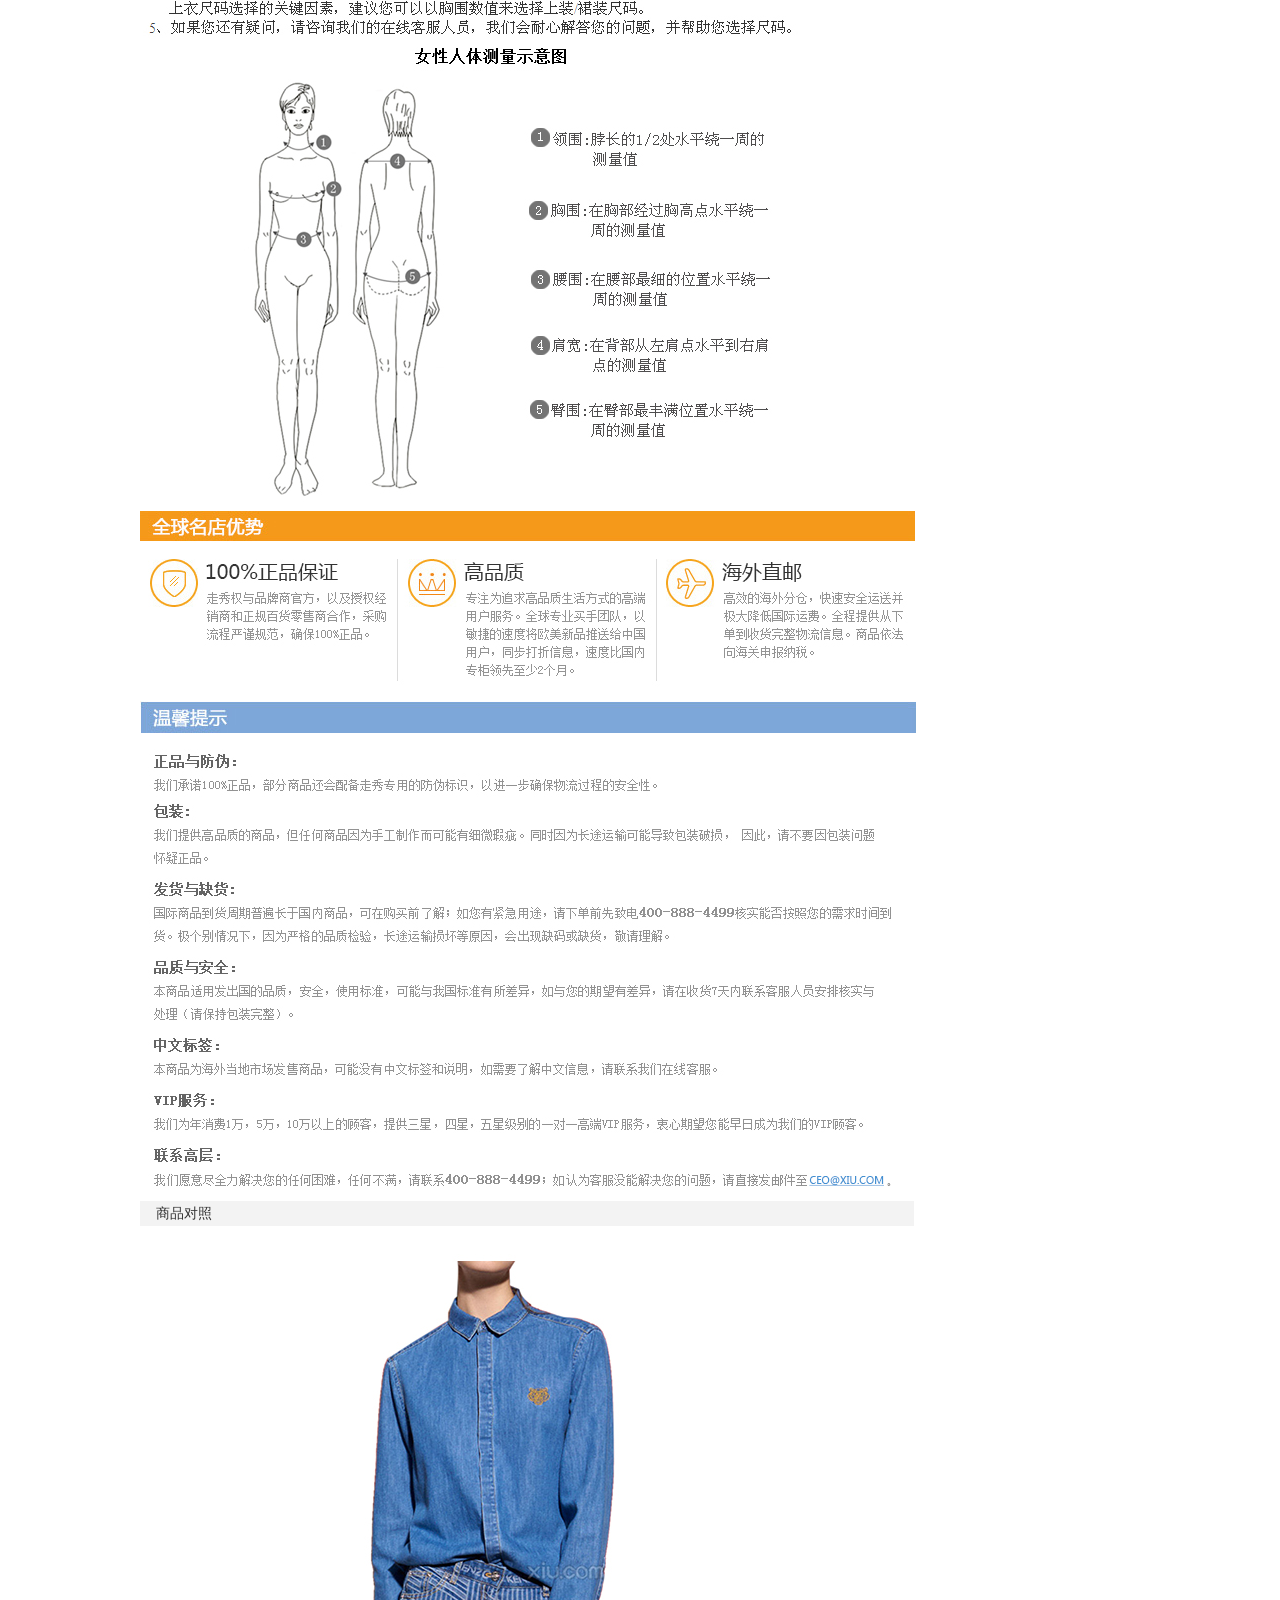
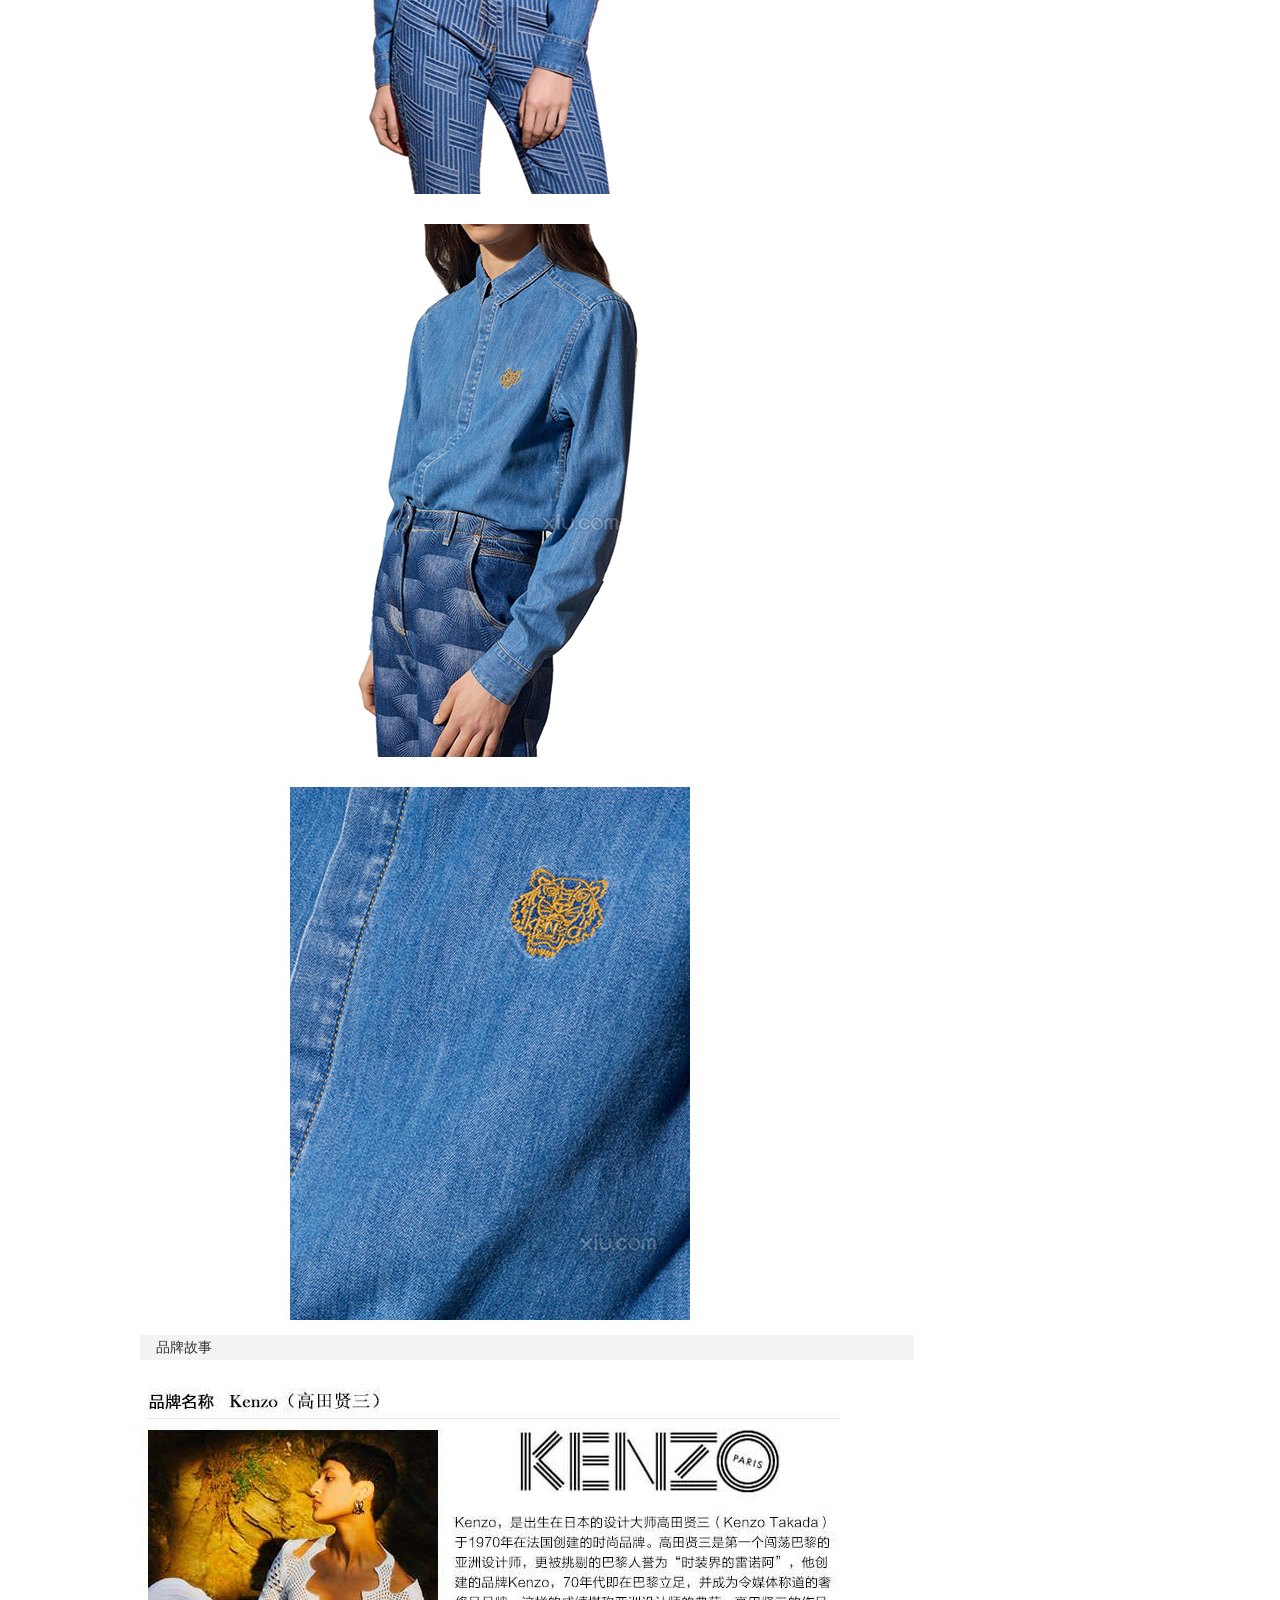
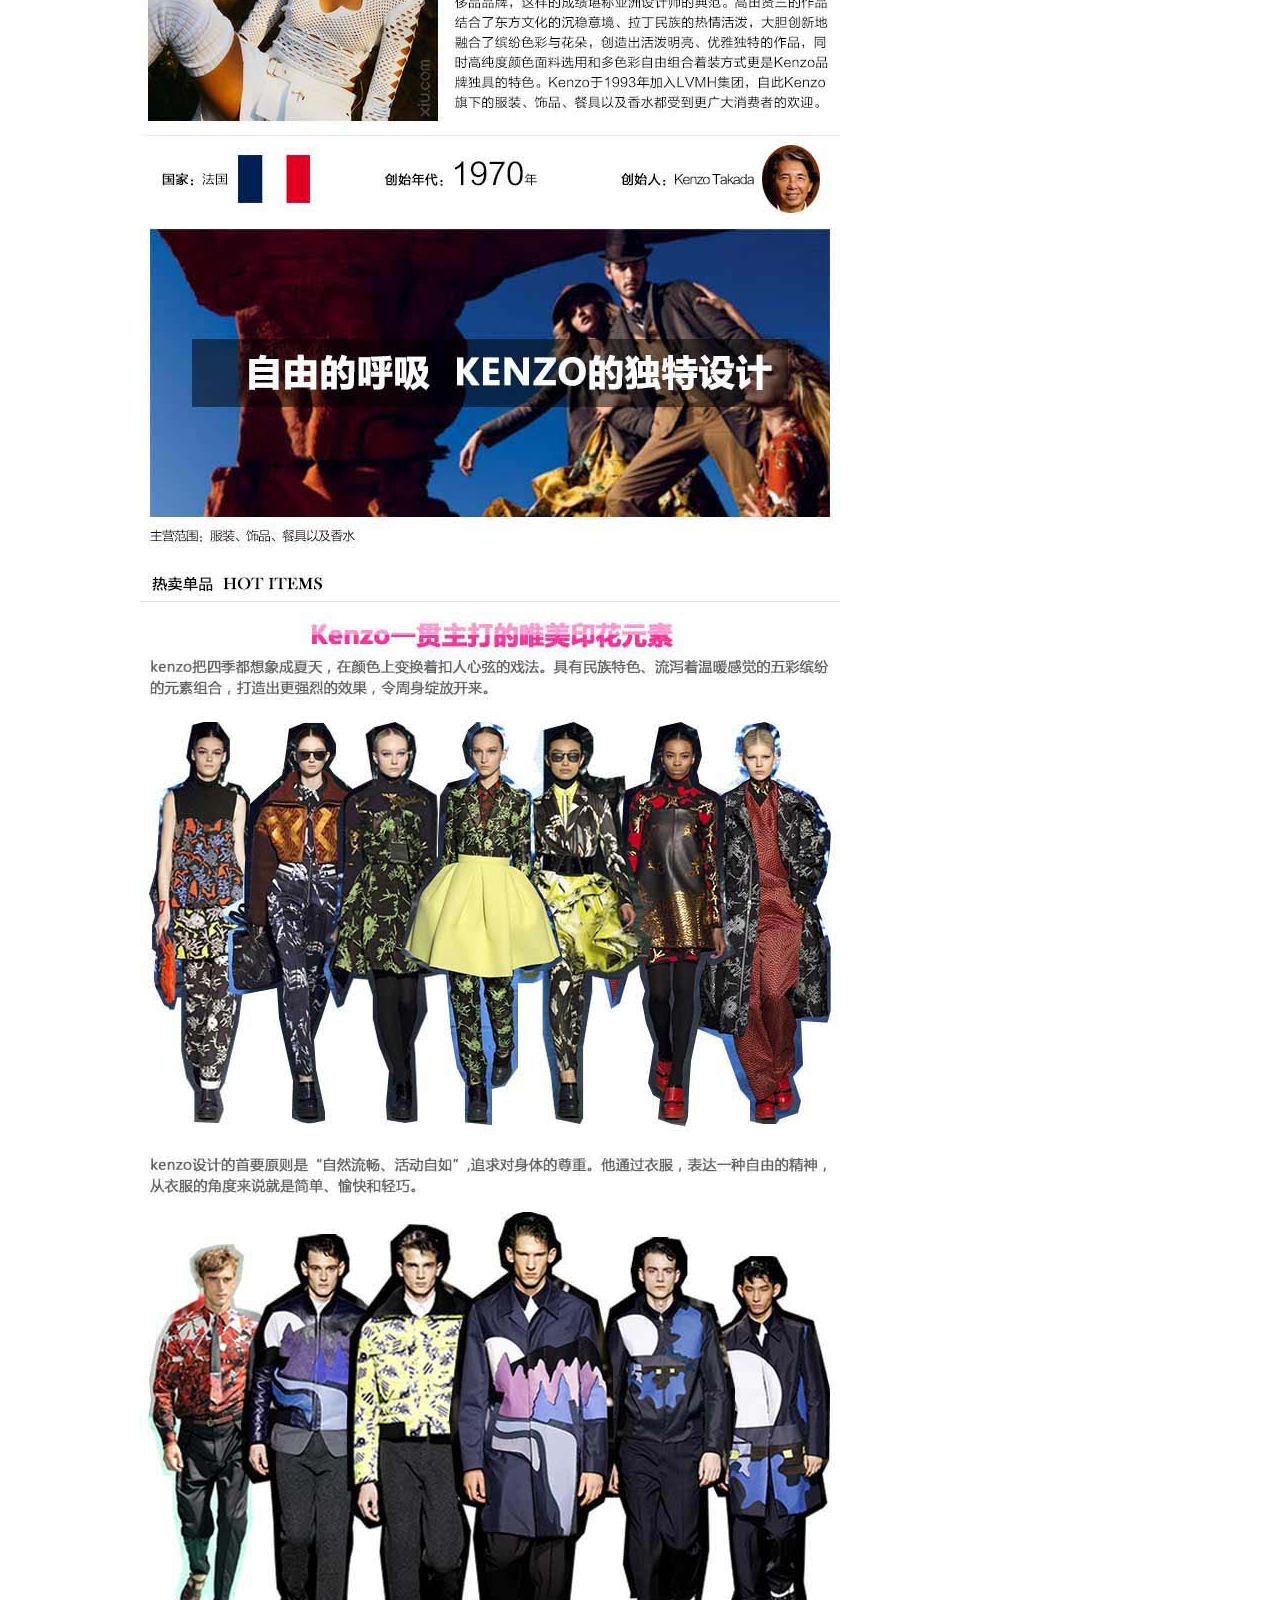
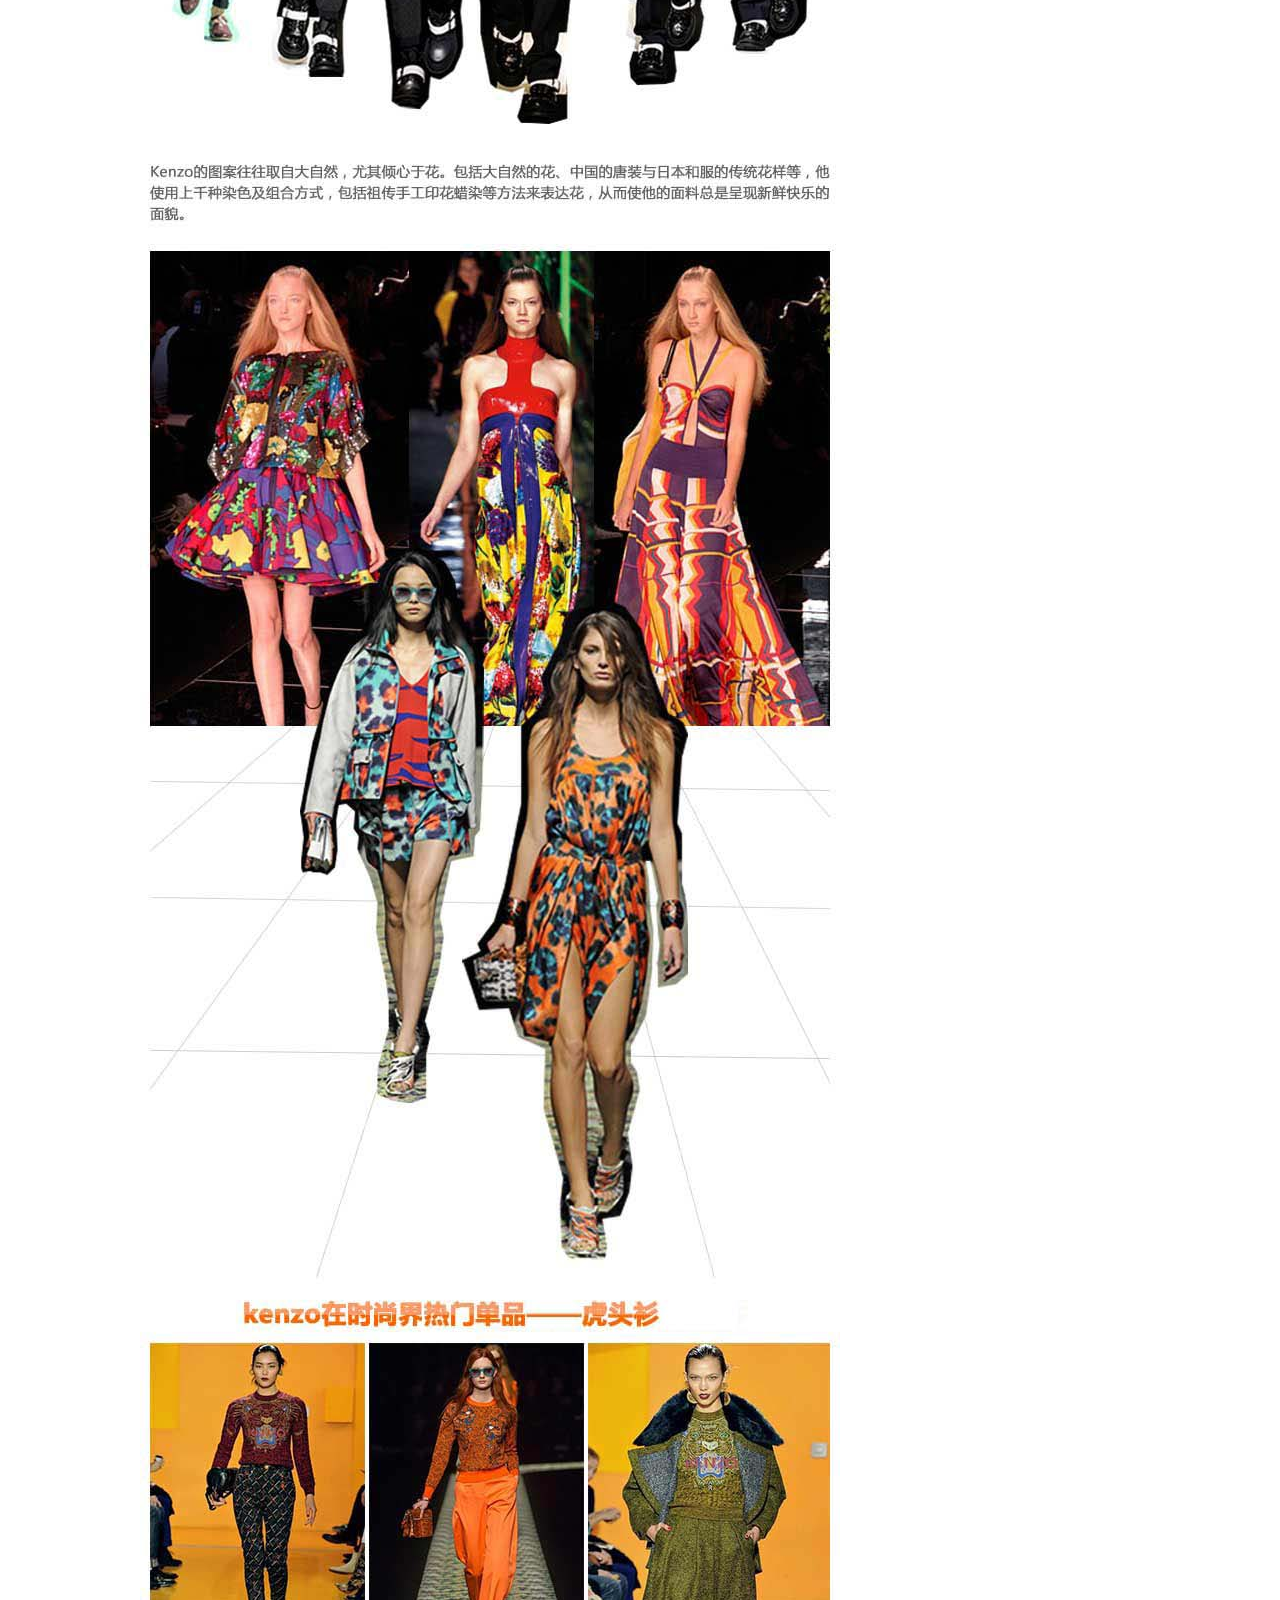
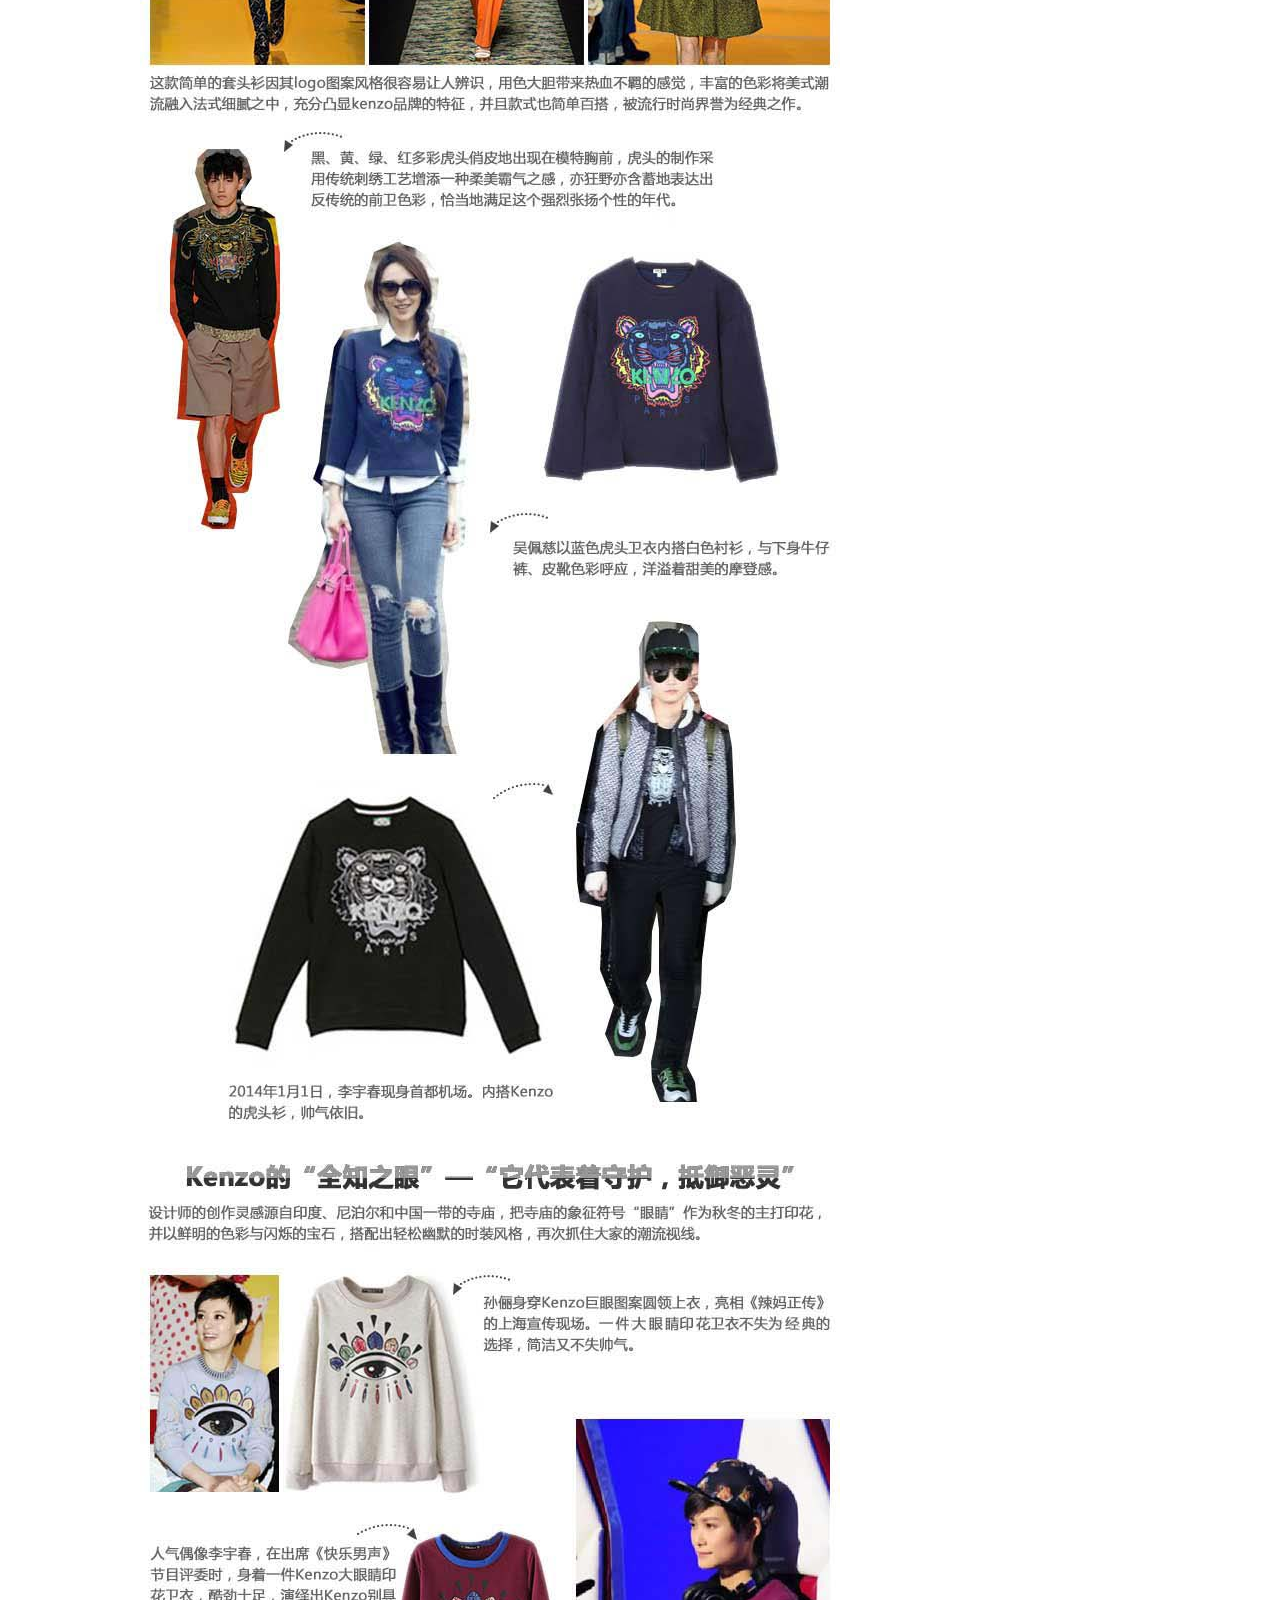
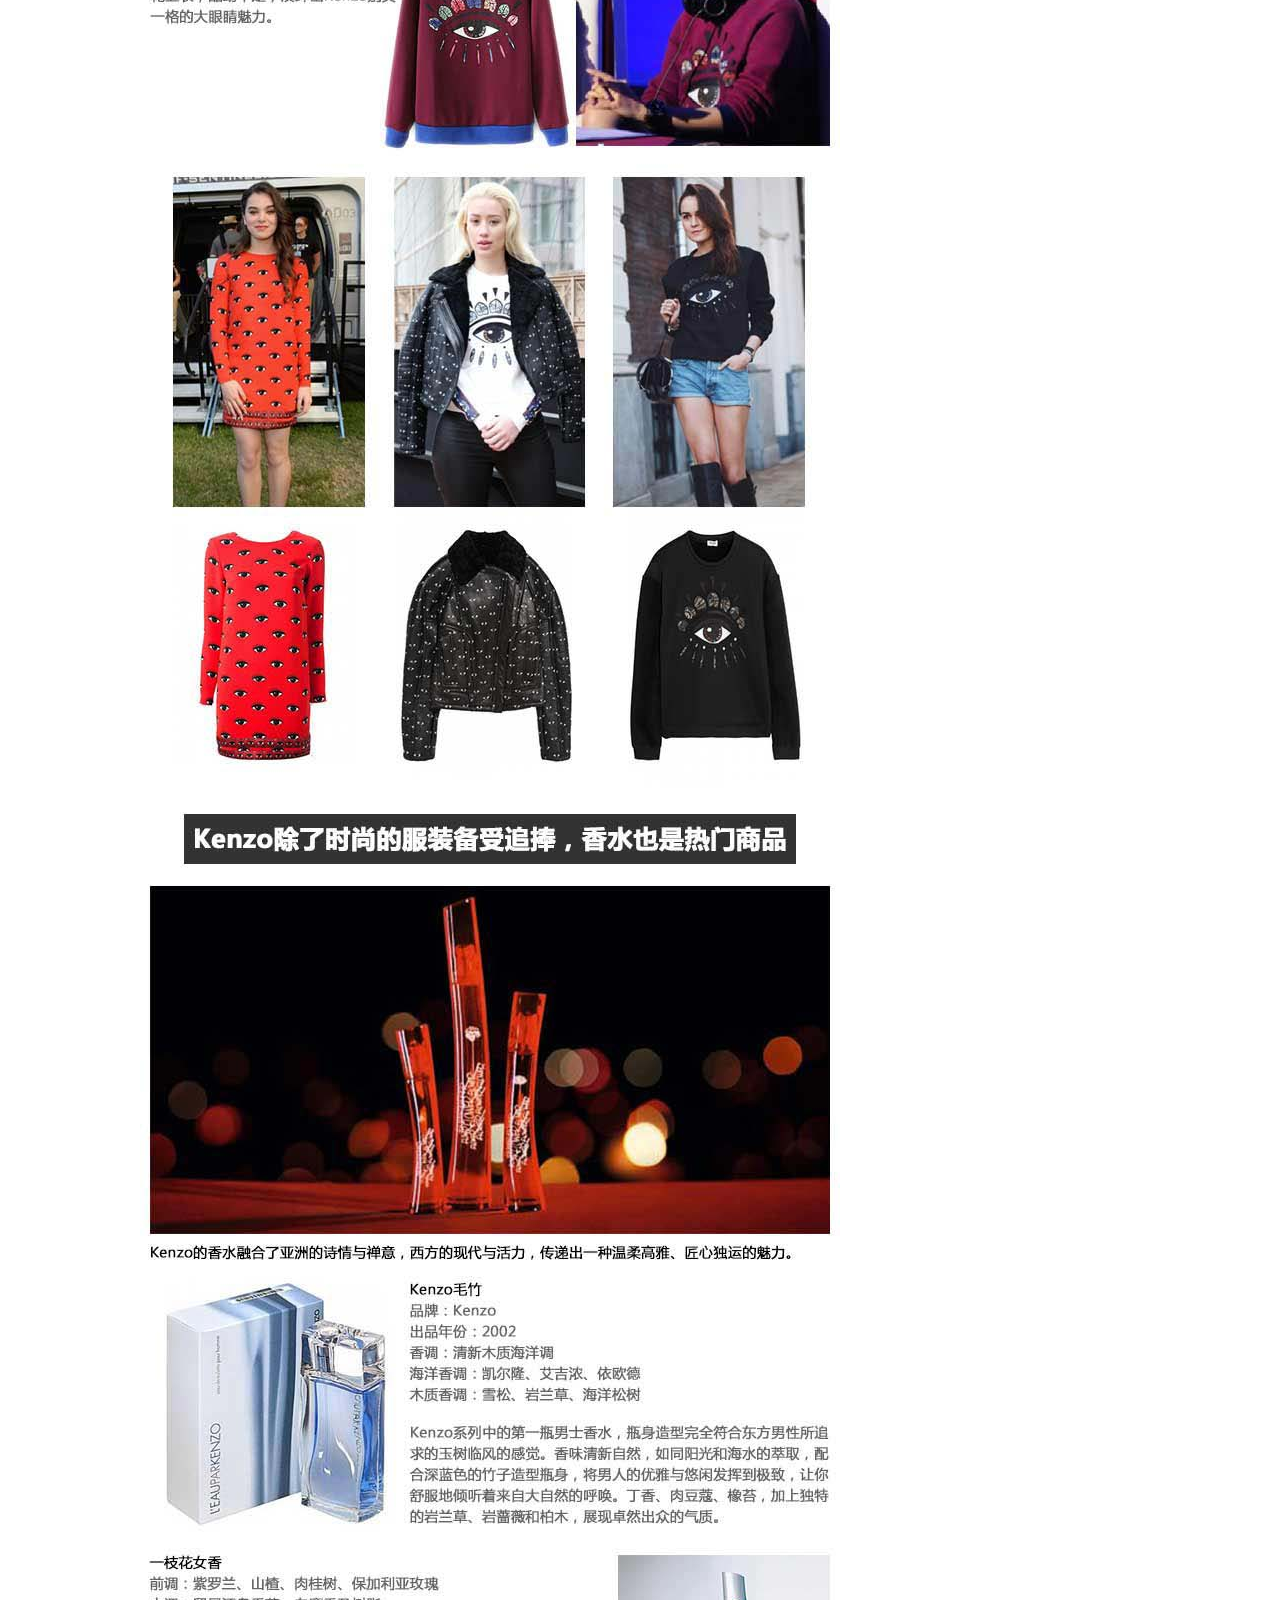
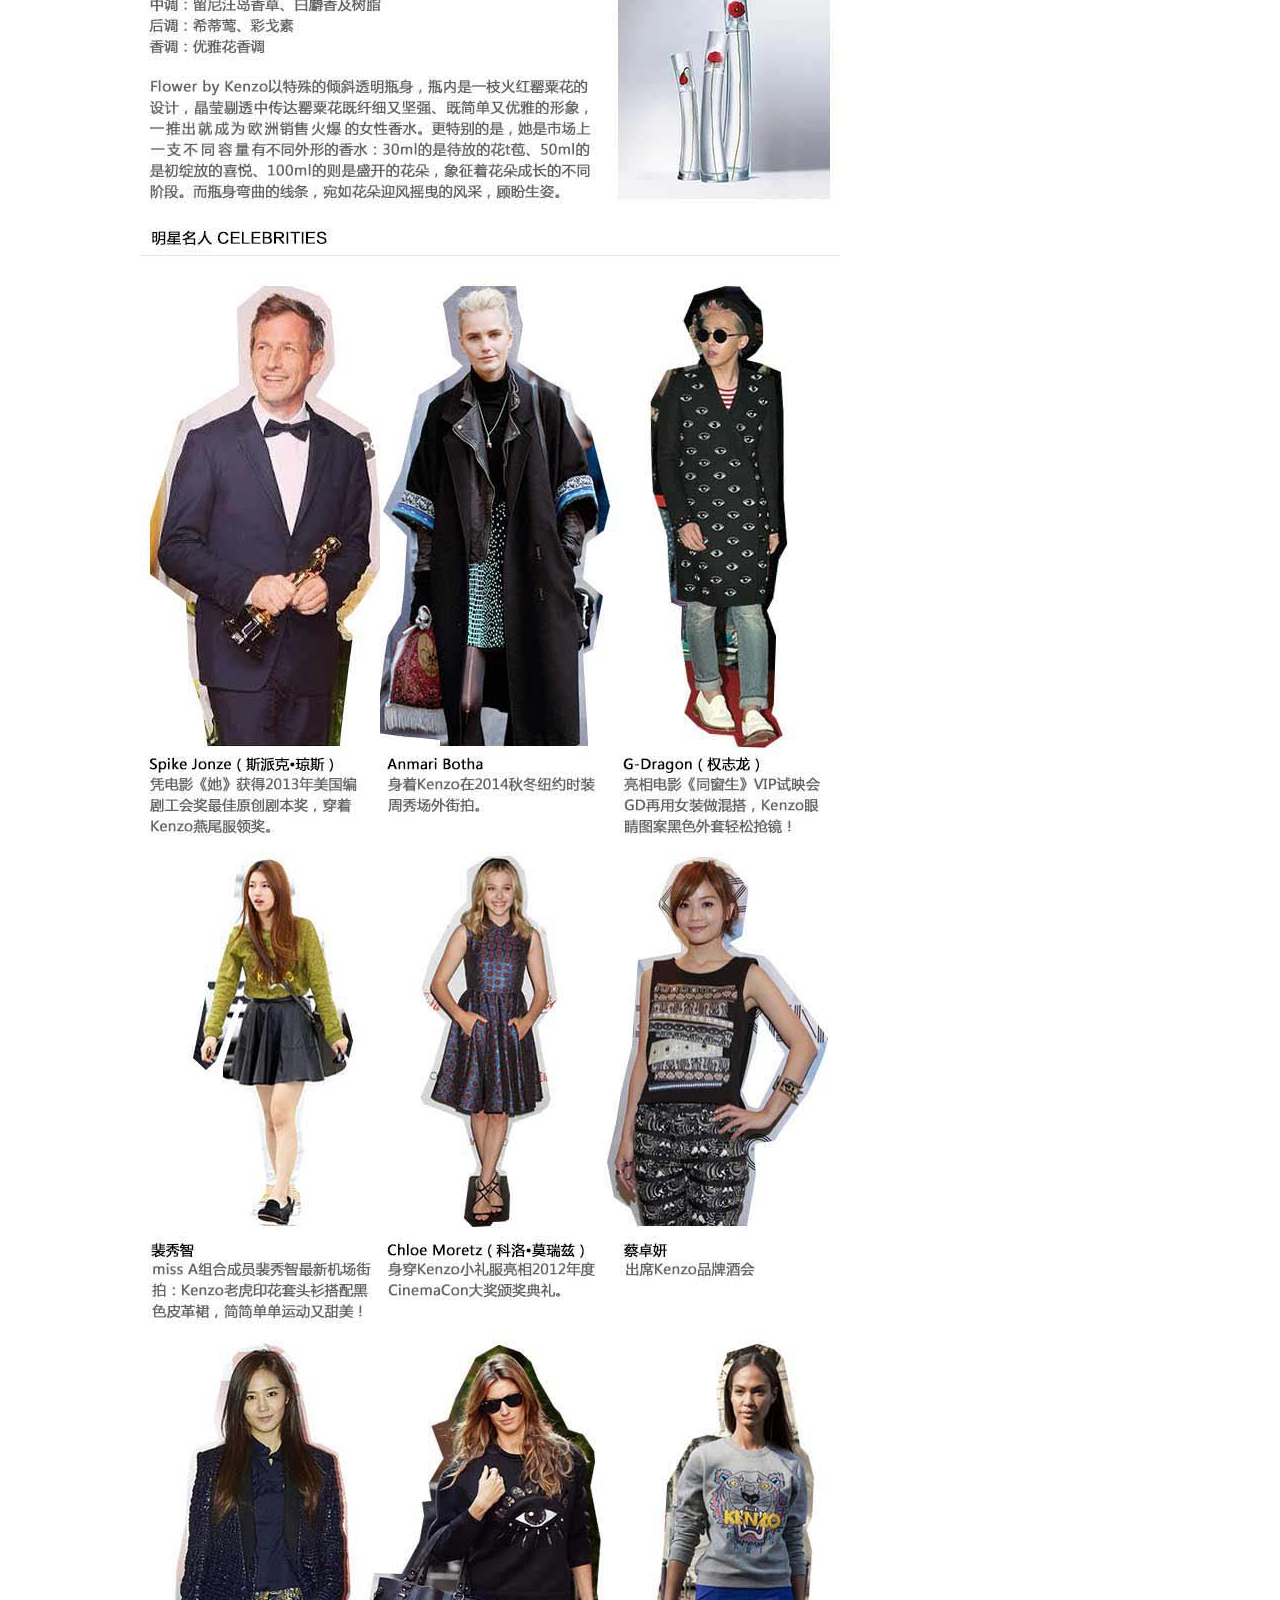
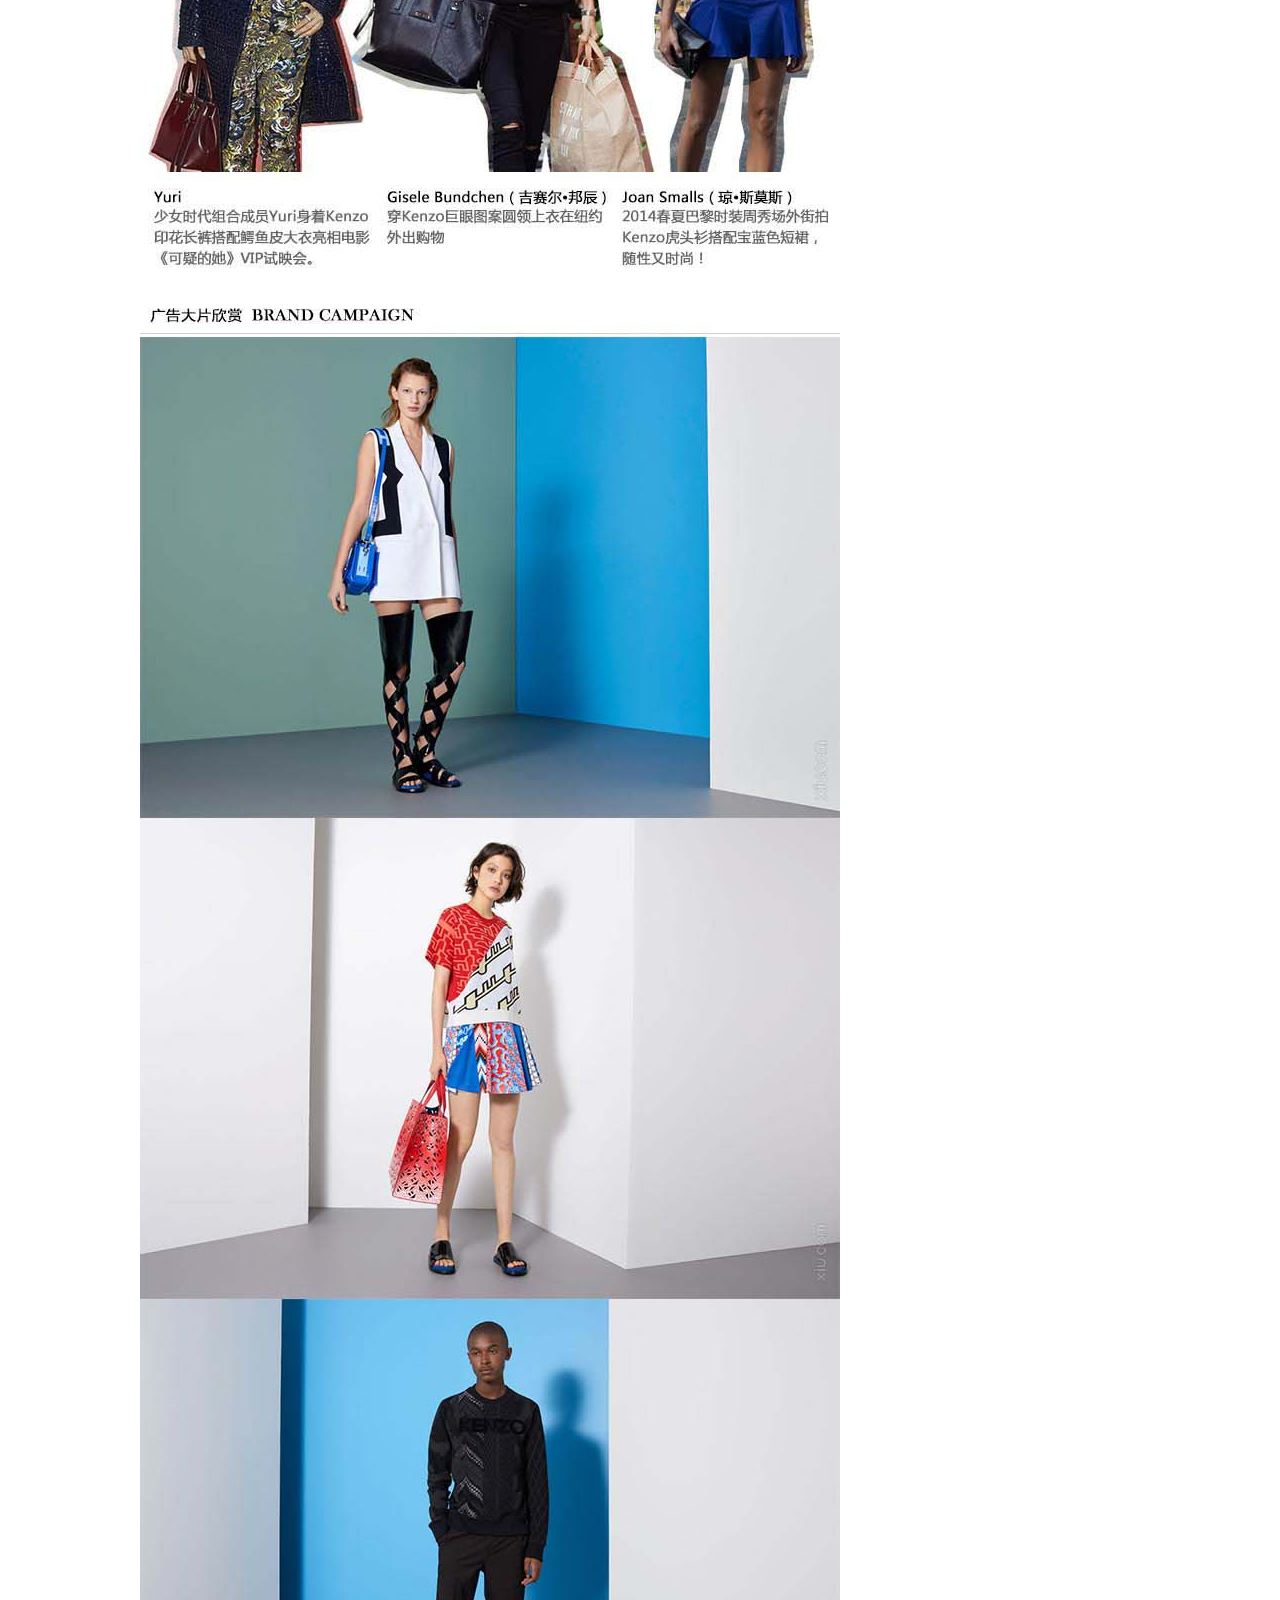
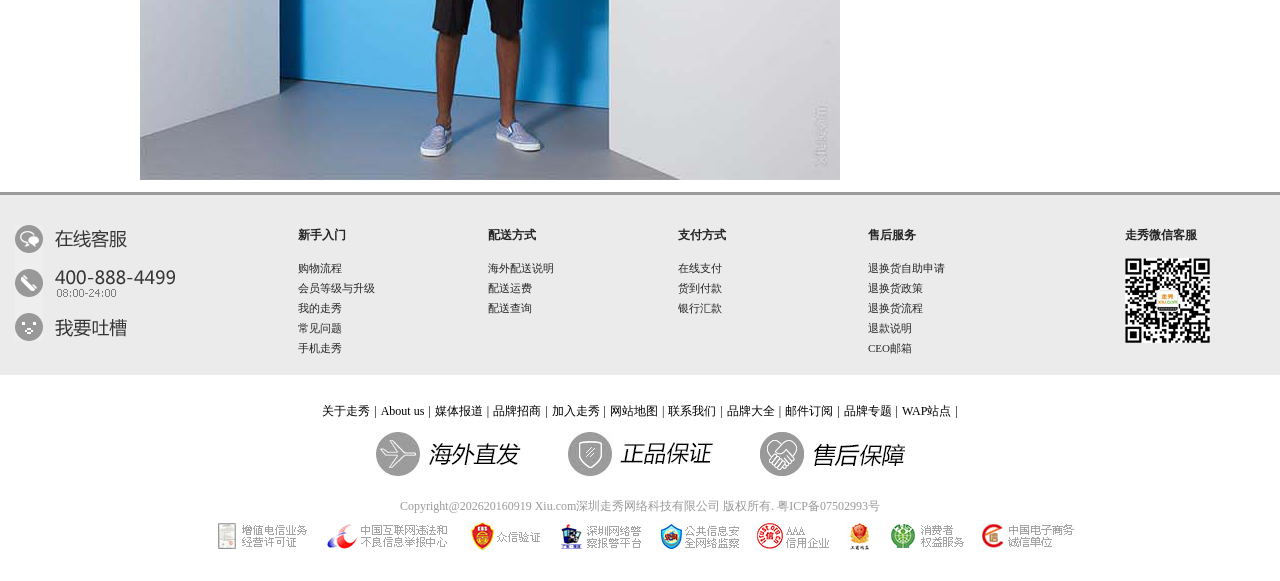
<file: 6/xiu/zxx.html>
<!doctype html>
<html lang="en">
<head>
	<meta charset="UTF-8">
	<title>Document</title>
	<link rel="stylesheet" type="text/css" href="css/xiu.css" />
	<link rel="stylesheet" type="text/css" href="css/common.css"/>
	<link rel="stylesheet" type="text/css" href="css/lady.css"/>
	<link rel="stylesheet" type="text/css" href="css/fashion.css"/>
	<script type="text/javascript" src="js/ajax.js"></script>
	<script type="text/javascript" src="js/jquery-1.10.1.min.js"></script>
	<script type="text/javascript" src="js/xiu.js"></script>
	<script type="text/javascript" src="js/tabSwitch.js"></script>
	<script type="text/javascript" src="js/xiuindex.js"></script>
	<script type="text/javascript" src="js/perfect_startMove.js"></script>
	<script type="text/javascript">
		window.onscroll = function(){
		var div2 = document.getElementById("black_nav");
		var _top = document.documentElement.scrollTop || document.body.scrollTop;
		if(_top > 595){
			div2.style.position = "fixed";
			div2.style.top = 0;
		} else {
			div2.style.position = "absolute";
			div2.style.top = "595px";
			div2.style.left = "452px";
		}
	}
	</script>
</head>
<body style="height: 3000px;">
		<!--************************top**********************-->
	<div class = "xiuhead">
		<div id = "wrap">
			<div class = "topMain">
				<div class = "login fl">
					<ul class = "topLink ">
						<li class = "topLink_login"><a href = "#1" alt = "" title = "">登录/注册</a></li>

						<li id = "topLink_car"><a class = "xiuCar" href = "#2" alt = "" title = "">购物袋<span class = "topLink_span">0</span>件</a>
						<div id = "topLink_goods"><span>购物袋暂时没有商品!</span></div>
						</li>
						
						<li id = "topLink_xiu"><a class = "xiu" href = "#3" alt = "" title = "">我的走秀</a>
						<div id = "xiu_xiu" style="background-color: #fff;"><a href="#">我的订单</a><a href="#">自助退货</a><a href="#">我的收藏</a><a href="#">帮助中心</a><a href="#">全部吐槽</a></div>
						</li>
					</ul>
				</div>
				<div class = "topMain_img fl"></div>
			<div class = "topMain_search fr">
				<input class = "search_text" type = "text" placeholder = "请搜索Stan smith试试" />
				<input type = "button" class = "search_btn"/>
			</div>
			<div class = "nav fl">
				<ul>
					<li><a class = "firstPage" href = "index.html" alt = "" title = "">首页</a></li>
					<li><a href = "#" alt = "" title = "">新品</a></li>
					<li><a href = "#" alt = "" title = "">男士</a></li>
					<li><a href = "lady.html" alt = "" title = "">女士</a></li>
					<li><a href = "#" alt = "" title = "">品牌</a></li>
					<li><a class = "find" href = "#" alt = "" title = "">发现</a></li>
					<li><a href = "#" alt = "" title = "">专题</a></li>
					<li><a href = "#" alt = "" title = "">手机走秀</a></li>
				</ul>
			</div>
			</div>
		</div>
	</div>
<!--************************nav**********************-->
<div id = "listNavv">
	<div id = "wrap">
		<ul>
			<li id="bagg1"><a class = "pag" href = "#" alt = "" title = ""><span>包袋</span></a>
				<div id = "bag1"><ul id = "ul1"></ul><ul id = "ul2"></ul><ul id = "ul3"></ul></div>
			</li>
			<li id="bagg2"><a href = "#" alt = "" title = ""><span>服装</span></a>
				<div id = "bag2"><ul id = "ul4"></ul><ul id = "ul5"></ul><ul id = "ul6"></ul></div>
			</li>
			<li id="bagg3"><a href = "#" alt = "" title = ""><span>鞋靴</span></a>
				<div id = "bag3"><ul></ul><ul id = "ul7"></ul><ul id = "ul8"></ul></div>
			</li>
			<li id="bagg4"><a href = "#" alt = "" title = ""><span>腕表</span></a>
				<div id = "bag4"><ul></ul><ul id = "ul9"></ul><ul id = "ul10"></ul></div>
			</li>
			<li id="bagg5"><a href = "#" alt = "" title = ""><span>配饰</span></a>
				<div id = "bag5"><ul></ul><ul id = "ul11"></ul><ul id = "ul12"></ul></div>
			</li>
			<li id="bagg6"><a href = "#" alt = "" title = ""><span>妆品</span></a>
				<div id = "bag6"><ul></ul><ul id = "ul13"></ul><ul id = "ul14"></ul></div>
			</li>
			<li id="bagg7"><a href = "#" alt = "" title = ""><span>生活</span></a>
				<div id = "bag7"><ul></ul><ul id = "ul15"></ul><ul id = "ul16"></ul></div>
			</li>
			<li id="bagg8"><a href = "#" alt = "" title = ""><span>婴童</span></a>
				<div id = "bag8"><ul></ul><ul id = "ul17"></ul><ul id = "ul18"></ul></div>
			</li>
			<li id="bagg9"><a href = "#" alt = "" title = ""><span>豪车</span></a>
				<div id = "bag9"><ul></ul><ul id = "ul19"></ul><ul id = "ul20"></ul></div>
			</li>
		</ul>
	</div>
</div>
<!--************************mtop**********************-->
<div id = "mTop">
	<div id = "wwp">
		<div class="wwptop">
			您的位置:<span><a href="#">走秀首页</a><<a href="#">女装</a><<a href="#">上装</a><<a href="#">衬衫</a><女士纯棉小虎头衬衫</span>
		</div>
	</div>
</div>
<!--************************mtop1**********************-->
<div id = "mTopimg">
	<div id = "wwp">
		<div class="mTopm">
			<div class="mTopleft">
				<img src="image/fashion/g1_402_536.jpg"/>
			</div>
			<div class="mTopright">
				<h3>女士纯棉小虎头衬衫</h3>
				<div class ="mTopsign">
					<span>品&nbsp;&nbsp;牌:</span>
					<a class = "mTopa0" href="#">Kenzo</a>
					<a class = "mTopa" href="#">(高田贤三)</a>
					<a class = "mTopa1" href="#">已有1702人评论</a>
					<span class="mTopspan">商品编号:11654635</span>
				</div>
				<div class="mprice">
					<p class="mp1">走秀价:<span>2200</span></p>
					<p class="mp2">市场参考价:<span>￥3100</span></p>
					<p class="mp3">发货地:<span class="mp3span">爱尔兰.都柏林</span><span class="mp3span1">预计9-18送达<a href="#">查看配送流程</a></span></p>
					<p class="mp4">税&nbsp;费:<span>由海外卖家承担</span><a href="#">详细说明</a></p>
				</div>
				<div class="mcolor">
					<div class="md1"><span>颜&nbsp;色:</span><ul><li><a href="#">蓝色</a></li></ul></div>
					<div class="md2"><span>尺&nbsp;码:</span><a href="#">FR34</a><a href="#">FR36</a><a href="#">FR38</a><a href="#">FR40</a><a href="#">FR42</a><a href="#">FR44</a><a  class = "alast"href="#">尺码指南</a></div>
					<div class="md3"><span>数&nbsp;量:</span><span class="md33">-</span><a href="#">1</a><span class="md33">+</span><span>件</span></div>
					<div class="mgood"><span class="s1">支持分期付款</span><span class="s2">由House of Elliot发货</span><span class="s3">由走秀网提供售后服务</span></div>
					<div class="mbuy">
						<a class="mbuy1" href="#"></a>
						<a class="mbuy2" href="#"></a>
						<a class="mbuy3" href="#"></a>
					</div>
					<div class="mphone">
						<span>电话订购：<span class="mphone1">400-888-4499</span></span>
						<span class="mphone2">(8:00-24:00)</span>
					</div>
				</div>

			</div>
			<div id = "smallpic">
				<dl>
					<dd><a class = "dd1" href="#"><img src="image/fashion/g1_66_88.jpg"></a></dd>
					<dd><a class = "dd2" href="#"><img src="image/fashion/g2_66_88.jpg"></a></dd>
					<dd><a class = "dd3" href="#"><img src="image/fashion/g3_66_88.jpg"></a></dd>
				</dl>		
			</div>
			<div id = "picsign">
				<div class="picsign1"><div>扫一扫二维码</br>分享给朋友</div></div>
				<div class="picsign2"><span class="picpp">分享到</span><span class="picpan"></span></div>
			</div>
		</div>	
	</div>
</div>
<!--************************button**********************-->
<div id = "btn_nav">
	<div id = "wwp">
		<div class="w1">
			<ul>
				<li><a href="#">商品信息</a></li>
				<li><a href="#">品牌评论(1703)</a></li>
				<li><a href="#">走秀承诺</a></li>
				<li><a href="#">服务保障</a></li>
			</ul>
		</div>
		<div class="w2">
			<span>2200</span>
			<a href="#"></a>
		</div>
			
	</div>
</div>
<!--************************left**********************-->
<div id = "sizegood">
	<div id = "wwp">
		<div class="sizemain">
			<div id = "sizeLeft">
			<div class="goodm"><span>商品信息</span></div>
			<table border="0px solid #ebebeb" width="774" height="156" cellspacing="0" padding ="0" cellpadding="0">
				<tr>
					<td>袖长：<span>长袖</span></td>
					<td>服装款式：<span>衬衫</span></td>
					<td>服装门襟：<span>暗扣</span></td>
				</tr>
				<tr>
					<td>衣长：<span>标准</span></td>
					<td>领型：<span>衬衫领</span></td>
					<td>年份季节：<span>2016秋冬</span></td>
				</tr>
				<tr>
					<td>面料材质：<span>100%棉</span></td>
					<td>适合性别：<span>女性</span></td>
					<td>服装风格：<span>休闲</span></td>
				</tr>
				<tr>
					<td>季节<span>春秋</span></td>
					<td>服装流行元素：<span>纯色</span></td>
					<td>货到付款：<span>不支持</span></td>
				</tr>
				<tr>
					<td colspan="3">注意事项：<span>请根据服装洗涤标志选择正确的养护方法</span></td>
				</tr>
			</table>
			<div class="goodm"><span>尺码对照</span></div>
			<div class="goodimg">
				<img src="image/fashion/sizeImage_4985.jpg">
				<img src="image/fashion/ys.jpg">
				<img src="image/fashion/wx.jpg">
				<div class="goodm"><span>商品对照</span></div>
				<img src="image/fashion/e0.jpg">
				<img src="image/fashion/e1.jpg">
				<img src="image/fashion/e2.jpg">
				<div class="goodm"><span>品牌故事</span></div>
				<img src="image/fashion/3179_2_11464227114275.jpg">
			</div>
		</div>
		<div id = "sizeRight">
			<div class ="sizeR1">你最近浏览的商品</div>
			<div class="sizeR2"><a href=""><img src="image/fashion/g1_81_108 (1).jpg"/></a></div>
			<div class="sizeR3">
				<p>Burberry</p>
				<p>女士翻领长袖衬衫</p>
			</div>
			<div class="sizeR4"><a href="sizeR4"><img src="image/fashion/g1_81_108.jpg"/></a></div>
			<div class="sizeR3">
				<p>Burberry</p>
				<p>女士翻领长袖衬衫</p>
			</div>
		</div>
		</div>
	</div>	
</div>
<!--***********************footlist**********************-->
<div id = "footlist">
	<div id = "wrap">
		<div class = "footlist_phone"></div>
		<div class = "footlist_falls">
			<dl class="footlist_falls1">
				<dt>新手入门
					<dd><a href="#">购物流程</a></dd>
					<dd><a href="#">会员等级与升级</a></dd>
					<dd><a href="#">我的走秀</a></dd>
					<dd><a href="#">常见问题</a></dd>
					<dd><a href="#">手机走秀</a></dd>
				</dt>
			</dl>
			<dl class="footlist_falls1">
				<dt>配送方式
					<dd><a href="#">海外配送说明</a></dd>
					<dd><a href="#">配送运费</a></dd>
					<dd><a href="#">配送查询</a></dd>
				</dt>
			</dl>
			<dl class="footlist_falls1">
				<dt>支付方式
					<dd><a href="#">在线支付</a></dd>
					<dd><a href="#">货到付款</a></dd>
					<dd><a href="#">银行汇款</a></dd>
				</dt>
			</dl>
			<dl class="footlist_falls1">
				<dt>售后服务
					<dd><a href="#">退换货自助申请</a></dd>
					<dd><a href="#">退换货政策</a></dd>
					<dd><a href="#">退换货流程</a></dd>
					<dd><a href="#">退款说明</a></dd>
					<dd><a href="#">CEO邮箱</a></dd>
				</dt>
			</dl>
			<dl id="footlist_falls2">
				<dt>走秀微信客服
					<dd></dd>
				</dt>
			</dl>
		</div>
	</div>
</div>
<!--***********************footlist2**********************-->
<div id = 'footlist2'>
	<ul>
		<li><a href="#">关于走秀</a>|</li>
		<li><a href="#">About us</a>|</li>
		<li><a href="#">媒体报道</a>|</li>
		<li><a href="#">品牌招商</a>|</li>
		<li><a href="#">加入走秀</a>|</li>
		<li><a href="#">网站地图</a>|</li>
		<li><a href="#">联系我们</a>|</li>
		<li><a href="#">品牌大全</a>|</li>
		<li><a href="#">邮件订阅</a>|</li>
		<li><a href="#">品牌专题</a>|</li>
		<li><a href="#">WAP站点</a>|</li>
	</ul>
</div>
<!--***********************footlist3**********************-->
<div id = 'footlist3'>
	<img src="image/foot_icons.jpg"/>
</div>
<!--***********************footlist4**********************-->
<div id = 'footlist4'>
	<p>Copyright@<script type="text/javascript">
		document.write(new Date().getFullYear());
	</script>20160919 Xiu.com深圳走秀网络科技有限公司 版权所有. 粤ICP备07502993号</p>
</div>
<!--***********************footlist5**********************-->
<div id = 'footlist5'>
	<div id = "footlist5_img">
		<a href="#"><img src="image/c_01.jpg" /></a>
		<a href="#"><img src="image/c_02.jpg" /></a>
		<a href="#"><img src="image/c_03.jpg" /></a>
		<a href="#"><img src="image/c_04.jpg" /></a>
		<a href="#"><img src="image/c_05.jpg" /></a>
		<a href="#"><img src="image/c_06.jpg" /></a>
		<a href="#"><img src="image/c_08.jpg" /></a>
		<a href="#"><img src="image/c_09.jpg" /></a>
		<a href="#"><img src="image/c_10.jpg" /></a>
	</div>
	
</div>
</body>
</html>
</file>
<file: 6/xiu/css/xiu.css>
@charset "utf-8";
/* CSS Document */
/* ************************top********************** */
.xiuhead{/* height:93px; */background-color: #333333;}
#wrap{width:1200px;margin:0 auto;}
.topMain{width:1200px;height:91px;padding-top: 2px;min-width: 1200px;position: relative;}
.topMain .login{width:240px;height:35px;}
#wrap .topLink{height:35px;line-height: 35px;}
#wrap .topLink li{float: left;}
#wrap .topLink li a{font-size: 12px;}
#wrap .topLink .topLink_span{color: #f78407;}
#wrap .topLink a{color: #d7d7d7;font-family: "宋体";position: relative;}
#wrap .topLink .topLink_login a{display:inline-block;width:54px;padding:0 4px;margin-right:5px;height:35px;}
#wrap .topLink .topLink_login a{font-size: 12px;}

#wrap .topLink #topLink_car a{display:inline-block;height:35px;width:59px;padding:0 6px 0 26px;background: url(../image/spriter2016.png) no-repeat left center;background-position: -214px -40px;position: relative;}
#wrap .topLink #topLink_car a:hover{background:#fff url(../image/spriter2016.png) no-repeat left center;background-position: -214px -75px;color:#d50215;position: relative;}
#wrap .topLink #topLink_car span{font-size: 9px;margin:0 2px;}

#wrap #topLink_goods{display:none;width:298px;min-height:100px;background-color:#fff;font-size: 12px;position: absolute;top:37px;left:67px;z-index: 999;}
#wrap #topLink_goods span{display: block;}
#wrap #topLink_goods #ttimg{float: left;}
#wrap #topLink_goods #ttimgr{float: left;}
#wrap #topLink_goods #ttimgr p{line-height: 18px;font-size: 12px;}
#wrap #topLink_goods #ttimgr p span{display: inline;}




.xiuhead #topLink_xiu{float: left;text-align: center;z-index: 9999px;}
.xiuhead #topLink_xiu a{display: none;}
.xiuhead #topLink_xiu:hover{background:#fff;}
.xiuhead #topLink_xiu:hover  a{color: #464545;}
.xiuhead #topLink_xiu:hover a:hover{color: #db0215;}
.xiuhead #topLink_xiu .xiu{display:block;width:52px;padding:0 12px 0 11px;height:35px;background: url(../image/spriter2016.png) no-repeat right -109px;}
.xiuhead #topLink_xiu a:hover{color: #db0215;}
.xiuhead #topLink_xiu .xiu:hover{color:#d50215;background:#fff url(../image/spriter2016.png) no-repeat right -144px;}
.xiuhead #topLink_xiu #xiu_xiu{position: relative;z-index: 9999;}
/* #wrap .topLink_xiu a{display:block;width:52px;padding:0 12px 0 11px;height:35px;background: url(../image/spriter2016.png) no-repeat right -109px;}
#wrap .topLink_xiu a:hover{color:#d50215;background:#fff url(../image/spriter2016.png) no-repeat right -144px;} */
/* #wrap .topLink_xiu #xiu_xiu{background-color: #fff;display: none}
#wrap .topLink_xiu #xiu_xiu a{color: #464545;background:none;} */



.xiuhead #wrap .topMain_img{margin-top:10px;position:absolute;left:495px;width:210px;height:40px;background: url(../image/spriter2016.png) no-repeat 0 0;z-index: 2px;}
.xiuhead #wrap .topMain_search{min-width:261px;width:261px;height:26px;border:1px solid #787878;margin-top: 10px;}
.xiuhead #wrap .topMain_search .search_text{float:left;background-color: #333333;border:0;color: #d7d7d7;width:229px;height:24px;text-indent: 8px;}
.xiuhead #wrap .topMain_search .search_btn{cursor:pointer;background-color: #333333;border:0;width:24px;height:24px;padding:0;background:url(../image/spriter2016.png) no-repeat -5px -43px; }
.xiuhead #wrap .topMain_search .search_btn:hover{background:url(../image/spriter2016.png) no-repeat -45px -43px;}

.nav{width:700px;height:41px;/* position: absolute;bottom: 0; */margin-left: 289px;margin-top:12px;}
.nav ul{font-size: 0;height:41px;}
.nav ul li{float:left;font-size:15px;font-weight: "微软雅黑";}
.nav ul li a{height:15px;line-height:15px;color: #d7d7d7;float:left;padding:11px 15px;margin:0 6px;display: block;}
.nav ul li .firstPage{border-bottom: 2px solid #727071;}
.nav ul li .find{color:#fc0000;}
.nav ul li a:hover{border-bottom: 2px solid #727071;color:#bfbfbf;}

#listNav{height:42px;background-color: #f7f7f7;margin-bottom: 20px;}
#listNav #wrap ul li{float:left;line-height: 46px;}
#listNav #wrap ul li a{margin-right:5px;float:left;display:block;font-size: 14px;color: #000;width:62px;height:42px;text-align: center;}
#listNav #wrap ul li .pag{margin-left:282px;}
  /*  #listNav #wrap ul .bagg{position: relative;}
  #listNav #wrap .bagg #bag{width:597px;height:300px;background-color: red;position: absolute;left: 282px;top:42px;} */
#listNav #wrap ul li{position: relative;z-index: 5px;}
#listNav #wrap ul li span{position:relative;z-index: 2;}
#listNav #wrap #bagg1 span:hover{height: 42px;}
#listNav #wrap span:hover{background: #fff;border-top: 1px solid #d7d7d7;border-left:1px solid #d7d7d7;border-right:1px solid #d7d7d7;height: 42px;}
#listNav #wrap #bag1{background-color: #fff;width:750px;position: absolute;left: 282px;top:42px;border: 1px solid #d7d7d7;padding:19px 23px 0 15px;display: none;position: absolute;z-index: 0;}
#listNav #wrap #bag1 ul{width: 450px;margin-bottom: 12px;float: left;}
#listNav #wrap #bag1 ul li{float: left;width: 450px}
#listNav #wrap #bag1 ul li a{display: block;font: 12px/18px "微软雅黑";height: 18px;width: 52px;}
#listNav #wrap #bag1 ul li a:hover{color: #db0215;}
#listNav #wrap #bag1 #ul2{width: 145px;}
#listNav #wrap #bag1 #ul3{width: 145px;}
#listNav #wrap #bag1 .ulli a{font-weight: bold;font-size: 12px;}

#listNav #wrap #bag1 #ul1 .ulli1{width: 54px;}
#listNav #wrap #bag1 #ul1 .ulli1 a{margin:0;}
/*-----------------------------bag2------------------------------*/
#listNav #wrap #bag2{background-color: #fff;width:750px;position: absolute;left: 0px;top:42px;border: 1px solid #d7d7d7;padding:19px 23px 0 15px;display: none;position: absolute;z-index: 1;}
#listNav #wrap #bag2 ul{width: 450px;margin-bottom: 12px;float: left;}
#listNav #wrap #bag2 ul li{float: left;width: 450px}
#listNav #wrap #bag2 ul li a{display: block;font: 12px/18px "微软雅黑";height: 18px;width: 52px;}
#listNav #wrap #bag2 ul li a:hover{color: #db0215;}
#listNav #wrap #bag2 #ul5{width: 145px;}
#listNav #wrap #bag2 #ul6{width: 145px;}
#listNav #wrap #bag2 .ulli a{font-weight: bold;font-size: 12px;}

#listNav #wrap #bag2 #ul1 .ulli1{width: 54px;}
#listNav #wrap #bag2 #ul1 .ulli1 a{margin:0;}
/*-----------------------------bag3------------------------------*/
#listNav #wrap #bag3{background-color: #fff;width:750px;position: absolute;left: 0px;top:42px;border: 1px solid #d7d7d7;padding:19px 23px 0 15px;display: none;position: absolute;z-index: 1;}
#listNav #wrap #bag3 ul{width: 450px;margin-bottom: 12px;float: left;}
#listNav #wrap #bag3 ul li{float: left;width: 450px}
#listNav #wrap #bag3 ul li a{display: block;font: 12px/18px "微软雅黑";height: 18px;width: 52px;}
#listNav #wrap #bag3 ul li a:hover{color: #db0215;}
#listNav #wrap #bag3 #ul7{width: 145px;}
#listNav #wrap #bag3 #ul8{width: 145px;}
#listNav #wrap #bag3 .ulli a{font-weight: bold;font-size: 12px;}

#listNav #wrap #bag3 #ul1 .ulli1{width: 54px;}
#listNav #wrap #bag3 #ul1 .ulli1 a{margin:0;}
/* #listNav #wrap #bag2{background-color: #fff;width:597px;height:300px;position: absolute;left: -67px;top:42px;border: 1px solid #000;padding:19px 23px 0 15px;display: none;}
#listNav #wrap #bag2 ul{width: 450px;height: 38px;border-bottom: 1px dashed #000;margin-bottom: 12px}
#listNav #wrap #bag2 ul li{float: left;}
#listNav #wrap #bag2 ul li a{display: block;font: 12px/18px "微软雅黑";height: 18px;width: 52px;}
#listNav #wrap #bag2 ul li a:hover{color: #db0215;} */


#listNav #wrap ul li span{width:60px;height:41px;display:block;border-top:1px solid #f7f7f7;border-left:1px solid #f7f7f7;border-right:1px solid #f7f7f7;}



#banner .banner_img{background: url(../image/0908right.png) no-repeat;width:88px;height: 210px;position: fixed;left:82%;top:52%;z-index: 9999px;}
#banner .banner_img ul{top:37px;left:15px;position: absolute;}
#banner .banner_img li a{display:block;width:65px;height:27px;line-height: 27px;}

#move{margin-top: 30px;margin-bottom: 21px;}
#move #move_list{height:75px;margin-left: 43px;}
#move #move_list a{display: block;width: 205px;height:75px;display: inline-block;background: url(../image/shortcut3.jpg) no-repeat;}
#move #move_list .move_list_1{margin-right: 100px;background-position: -13px -10px;position: relative;}
#move #move_list .move_list_2{margin-right: 100px;background-position: -258px -10px;}
#move #move_list .move_list_3{margin-right: 100px;background-position: -754px -10px;}
#move #move_list .move_list_4{margin-right: 0px;background-position: -997px -10px;}

#move_goods{height: 40px;margin-bottom: 20px;}
#move_goods .move_img{margin:0 auto;height:40px;width:301px;background: url(../image/goods_t.jpg) no-repeat 0 center;}
#move_goods .move_img2{margin:0 auto;height:40px;width:301px;background: url(../image/topic_t.jpg) no-repeat 0 center;}
#move_goods .move_img3{margin:0 auto;height:40px;width:301px;background: url(../image/beat_t.jpg) no-repeat 0 center;}
#move_goods .move_img4{margin:0 auto;height:40px;width:301px;background: url(../image/found_t.jpg) no-repeat 0 center;}

#move_goodsimg{overflow: hidden;margin-bottom: 40px;}
#move_goodsimg #wrap{height:600px;}
#move_goodsimg #wrap ul{overflow: hidden;}
#move_goodsimg #wrap ul li{float: left;width:400px;height:300px;}

.lively #wrap{height:980px;}
.lively #wrap ul{overflow: hidden;}
.lively #wrap ul li{position: relative;float: left;width:600px;height:300px;margin-bottom: 40px;overflow: hidden;}
.lively #wrap ul li a{display: block;}
.lively #wrap ul li a p{position: absolute;top:110px;width:100%;left:0px;height: 80px;}
.lively #wrap ul li a p img{margin:0 auto;}

.moreSubject #wrap{height:35px;margin-top: 40px;margin-bottom: 40px;}
.moreSubject #wrap a{display: block;}
.moreSubject #wrap a img{margin:0 auto;}
.moreSubject2 #wrap{height:35px;margin-bottom: 40px;}
.moreSubject2 #wrap a{display: block;}
.moreSubject2 #wrap a img{margin:0 auto;}

.shoppingPlace #wrap{height: 1360px;}
.shoppingPlace #wrap ul{overflow: hidden;}
.shoppingPlace #wrap ul li{float: left;width:400px;height: 300px;margin-bottom: 40px;position: relative;overflow: hidden;}
.shoppingPlace #wrap ul li a{display: block;}
.shoppingPlace #wrap ul li a p{position: absolute;top:213px;left: 0px;}

#carr{height: 450px;}

#fallsimg{height: 2028px;}
/* #fallsimg ul li{width:289px;float: left;} */
#fallsimg div{width:287px;height:490px;border: 1px solid #efefef;float: left;margin-right: 11px;margin-bottom: 20px;}
#fallsimg div:hover{border: 1px solid #a8a7a7;}
.moreSubject3 #wrap{height:35px;margin-bottom: 50px;margin-top: 20px;}
.moreSubject3 #wrap a{display: block;}
.moreSubject3 #wrap a img{margin:0 auto;}

#footlist{height: 180px;background-color: #ebebeb;border-top: 3px solid #9a9a9a;}
#footlist .footlist_phone{background:url(../image/footer_sprite.gif) no-repeat 0 0 ;width: 183px;height: 116px;margin-top: 30px;background-position: 0 -86px;float: left;}
#footlist .footlist_falls{width: 1017px;height: 148px;float:left;padding-top: 32px;}
#footlist .footlist_falls dl{float: left;margin-left: 100px;width:90px;}
#footlist .footlist_falls dl dt{color: #252525;font-size: 12px;margin-bottom: 14px;font-weight: bold;}
#footlist .footlist_falls dl dd{font-size: 11px;line-height: 20px;}
#footlist .footlist_falls dl dd a{font-size: 11px;line-height: 20px;color: #252525;}
#footlist .footlist_falls dl dd a:hover{color: #ec7614;}
#footlist #footlist_falls2{float: right;}
#footlist #footlist_falls2 dd{width:85px;height: 85px;background: url(../image/footer_sprite.gif) no-repeat 0 0;background-position: -189px -87px;}

#footlist2{height: 57px;}
#footlist2 ul{height: 12px;text-align: center;padding:26px 0 19px;}
#footlist2 ul li{display: inline;text-align: center;font-size: 12px;}
#footlist2 ul li a{color: #000;margin-right: 4px;}
#footlist2 ul li a:hover{color: #ec7614;}

#footlist3{height: 44px;}
#footlist3 img{margin:0 auto;}

#footlist4{height: 46px;overflow: hidden;}
#footlist4 p{text-align: center;font-size: 12px;color: #999;margin-top: 22px;}

#footlist5{height: 59px;text-align: center;}
#footlist5 a{text-align: center;display: inline-block;margin-left: 12px;}
</file>
<file: 6/xiu/css/common.css>
@charset "utf-8";
/* CSS Document */

html, body, ul, li, ol, dl, dd, dt, p, h1, h2, h3, h4, h5, h6, form, fieldset, legend, img { margin:0; padding:0;}
a{text-decoration:none;cursor:pointer;}
img{border:0;display:block;}
ul,li,dl,ol{list-style:none;}
.fl{float:left;}
.fr{float:right;}
input{outline: none;}
</file>
<file: 6/xiu/css/car.css>
@charset "utf-8";
#dirve{width: 950px;margin:0 auto;height: 76px;border-bottom: 1px solid #000;overflow: hidden;}
#dirve a{margin-top: 12px;margin-left: 13px;float: left;}
#dirve p{width: 600px;}
#dirve .right{text-align: right;width: 600px;float: right;margin-top: 19px;font-size: 12px;color:#151515;}
#dirve .right .p1{margin-bottom: 23px;}
#dirve .right .p1 span{color: #f26521;font-weight: bold;}

#drive_nav{width: 950px;margin:0 auto;height: 50px;padding-top: 15px;margin-bottom: 25px;}
#drive_nav ul li {float: left;width: 316px;height: 24px;font-size: 14px;line-height: 24px;text-align: center;}
#drive_nav .nav1{background: #82bf38;color: #fff;}
#drive_nav .nav1 .nav1_span1{width: 24px;height: 32px;float: right;background:url(../image/car/s_shop1.gif);margin-top: -5px;}
#drive_nav .nav2{background: #e2e2e2;color: #5b5b5b;}
#drive_nav .nav2 .nav2_span2{width: 24px;height: 32px;float: right;background:url(../image/car/s_shop1.gif) no-repeat -27px 0;margin-top: -5px;}
#drive_nav .nav3{background: #e2e2e2;color: #5b5b5b;}

#drive_Main{width: 948px;min-height: 90px;border: 1px solid #d6d3d3;background-color: #f6f6f6;margin:0 auto;overflow: hidden;margin-bottom: 12px;}
#drive_Main .drive_img{margin-top: 17px;margin-left: 200px;float: left;}
#drive_Main h2{width: 373px;height: 41px;padding: 10px;font-size: 12px;float: left;line-height: 40px;margin-top: 25px;}
#drive_foot{height: 43px;line-height: 43px;text-align: center;width: 950px;margin:0 auto;color: #7d7d7d;font-size: 12px;border-top: 1px solid #999;}

#drive_Main .ttimg{float: left;margin-top: 20px;margin-left: 90px;margin-right: 50px;}

#drive_Main .ttimgr{float: left;font-size: 12px;margin-top: 20px;color: #5b5b5b};
#drive_Main .ttimgr .p1{font-size: 14px;color: #000;}
#drive_Main .delete{float: right;font-size: 12px;text-decoration:underline;margin-top: 38px;margin-right: 100px;}
</file>
<file: 6/xiu/css/lady.css>
@charset "utf-8";
#wrap{width:1250px;margin:0 auto;}
#listNavv{height:42px;background-color: #f7f7f7;}
#listNavv #wrap ul li{float:left;line-height: 46px;}
#listNavv #wrap ul li a{margin-right:5px;float:left;display:block;font-size: 14px;color: #000;width:62px;height:42px;text-align: center;}
#listNavv #wrap ul li .pag{margin-left:282px;}
  /*  #listNavv #wrap ul .bagg{position: relative;}
  #listNavv #wrap .bagg #bag{width:597px;height:300px;background-color: red;position: absolute;left: 282px;top:42px;} */
#listNavv #wrap ul li{position: relative;z-index: 5px;}
#listNavv #wrap ul li span{position:relative;z-index: 2;}
#listNavv #wrap #bagg1 span:hover{height: 42px;}
#listNavv #wrap span:hover{background: #fff;border-top: 1px solid #d7d7d7;border-left:1px solid #d7d7d7;border-right:1px solid #d7d7d7;height: 42px;}
#listNavv #wrap #bag1{background-color: #fff;width:750px;position: absolute;left: 282px;top:42px;border: 1px solid #d7d7d7;padding:19px 23px 0 15px;display: none;position: absolute;z-index: 0;}
#listNavv #wrap #bag1 ul{width: 450px;margin-bottom: 12px;float: left;}
#listNavv #wrap #bag1 ul li{float: left;width: 450px}
#listNavv #wrap #bag1 ul li a{display: block;font: 12px/18px "微软雅黑";height: 18px;width: 52px;}
#listNavv #wrap #bag1 ul li a:hover{color: #db0215;}
#listNavv #wrap #bag1 #ul2{width: 145px;}
#listNavv #wrap #bag1 #ul3{width: 145px;}
#listNavv #wrap #bag1 .ulli a{font-weight: bold;font-size: 12px;}

#listNavv #wrap #bag1 #ul1 .ulli1{width: 54px;}
#listNavv #wrap #bag1 #ul1 .ulli1 a{margin:0;}
/*-----------------------------bag2------------------------------*/
#listNavv #wrap #bag2{background-color: #fff;width:750px;position: absolute;left: 0px;top:42px;border: 1px solid #d7d7d7;padding:19px 23px 0 15px;display: none;position: absolute;z-index: 1;}
#listNavv #wrap #bag2 ul{width: 450px;margin-bottom: 12px;float: left;}
#listNavv #wrap #bag2 ul li{float: left;width: 450px}
#listNavv #wrap #bag2 ul li a{display: block;font: 12px/18px "微软雅黑";height: 18px;width: 52px;}
#listNavv #wrap #bag2 ul li a:hover{color: #db0215;}
#listNavv #wrap #bag2 #ul5{width: 145px;}
#listNavv #wrap #bag2 #ul6{width: 145px;}
#listNavv #wrap #bag2 .ulli a{font-weight: bold;font-size: 12px;}

#listNavv #wrap #bag2 #ul1 .ulli1{width: 54px;}
#listNavv #wrap #bag2 #ul1 .ulli1 a{margin:0;}
/*-----------------------------bag3------------------------------*/
#listNavv #wrap #bag3{background-color: #fff;width:750px;position: absolute;left: 0px;top:42px;border: 1px solid #d7d7d7;padding:19px 23px 0 15px;display: none;position: absolute;z-index: 1;}
#listNavv #wrap #bag3 ul{width: 450px;margin-bottom: 12px;float: left;}
#listNavv #wrap #bag3 ul li{float: left;width: 450px}
#listNavv #wrap #bag3 ul li a{display: block;font: 12px/18px "微软雅黑";height: 18px;width: 52px;}
#listNavv #wrap #bag3 ul li a:hover{color: #db0215;}
#listNavv #wrap #bag3 #ul7{width: 145px;}
#listNavv #wrap #bag3 #ul8{width: 145px;}
#listNavv #wrap #bag3 .ulli a{font-weight: bold;font-size: 12px;}

#listNavv #wrap #bag3 #ul1 .ulli1{width: 54px;}
#listNavv #wrap #bag3 #ul1 .ulli1 a{margin:0;}
/* #listNavv #wrap #bag2{background-color: #fff;width:597px;height:300px;position: absolute;left: -67px;top:42px;border: 1px solid #000;padding:19px 23px 0 15px;display: none;}
#listNavv #wrap #bag2 ul{width: 450px;height: 38px;border-bottom: 1px dashed #000;margin-bottom: 12px}
#listNavv #wrap #bag2 ul li{float: left;}
#listNavv #wrap #bag2 ul li a{display: block;font: 12px/18px "微软雅黑";height: 18px;width: 52px;}
#listNavv #wrap #bag2 ul li a:hover{color: #db0215;} */


#listNavv #wrap ul li span{width:60px;height:41px;display:block;border-top:1px solid #f7f7f7;border-left:1px solid #f7f7f7;border-right:1px solid #f7f7f7;}






#ladyWrap{width: 100%;background: url(http://images.xiu.com/edm/hd_jxWoman_160918/body_bg1.jpg
) no-repeat center top fixed;/* height:2000px; */min-width: 1250px;}
#ladyWrap #ladyfix{position: fixed;width: 120px;height: 260px;left:50%;top: 452px;margin-left: 651px;}
#ladyWrap #ladyfix a{display: block;height: 40px;margin-bottom: 15px;}
#ladyWrap #ladyfix .ladyfix_1{background: url(../image/lady/menu0918.png) no-repeat 0 0;}
#ladyWrap #ladyfix .ladyfix_1:hover{background-position: -150px 0;}
#ladyWrap #ladyfix .ladyfix_2{background: url(../image/lady/menu0918.png) no-repeat 0 -100px;}
#ladyWrap #ladyfix .ladyfix_2:hover{background-position: -150px -100px}
#ladyWrap #ladyfix .ladyfix_3{background: url(../image/lady/menu0918.png) no-repeat 0 -50px;}
#ladyWrap #ladyfix .ladyfix_3:hover{background-position: -150px -50px}
#ladyWrap #ladyfix .ladyfix_4{background: url(../image/lady/menu0918.png) no-repeat 0 -150px;}
#ladyWrap #ladyfix .ladyfix_4:hover{background-position: -150px -150px}
#ladyWrap #ladyfix .ladyfix_5{margin-bottom:0;background: url(../image/lady/menu0918.png) no-repeat 0 -200px;}
#ladyWrap #ladyfix .ladyfix_5:hover{background-position: -150px -200px;}

#ladyWrap #ladyMain{padding: 680px 0 50px;/* height: 2000px; */}
#ladyWrap #ladyMain .ladyMm{background: url(../image/lady/woman_bg.png);/* height: 2000px; */overflow: hidden;padding-left: 25px;padding-top: 23px;width: 1225px;}
/* #ladyWrap #ladyMain .ladyMm div{width:1250px;height: 2000px;} */
#ladyWrap #ladyMain .ladyMm a{float: left;margin-right: 23px;margin-bottom: 23px;position: relative;display: block;width:385px;height: 389px;}
#ladyWrap #ladyMain .ladyMm a img{position: absolute;}
</file>
<file: 6/xiu/css/fashion.css>
@charset "utf-8";
#wwp{width: 1000px;margin:0 auto;}
#mTop #wwp{height: 41px;border-bottom: 1px solid #e5e5e5;padding-left: 12px;margin-bottom: 16px;width: 988px;}
#mTop #wwp .wwptop{font-size: 12px;color: #646464;line-height: 48px;height: 41px;}
#mTop #wwp .wwptop a{color:#005ba1;}
#mTopimg .mTopm{height: 647px;}
#mTopimg .mTopleft{width: 402px;height: 536px;border: 1px solid #ccc;float: left;margin-right: 26px;position: relative;}
#mTopimg .mTopleft p{height: 536px;display: none;float: left;}
#mTopimg .mTopleft #position_box{width: 200px;height: 200px;background: #fff;opacity: 0.6;position: absolute;left:0;top:0;z-index: 1;display: none;}
#mTopimg #b_box{width: 402px;height: 536px;position: absolute;left: 416px;border: 1px solid #ccc;overflow: hidden;display: none;}
#mTopimg #b_box #box_all{width: 900px;height: 1200px;position: absolute;left: 0;}





#mTopimg .mTopright{width: 570px;height: 538px;float: right;}
#mTopimg .mTopright h3{font-size: 14px;height: 26px;line-height: 26px;}
#mTopimg .mTopright .mTopsign{height:37px;border-bottom: 1px solid #e5e5e5;color: #646464;line-height: 40px;font-size: 12px;width: 560px;}
#mTopimg .mTopright .mTopsign a{color: #646464;}
#mTopimg .mTopright .mTopsign .mTopa1{color: #005ba1;text-decoration: underline;}
#mTopimg .mTopright .mTopsign .mTopa0{text-decoration: underline;}
#mTopimg .mTopright .mTopsign .mTopspan{float: right;}

#mTopimg .mTopright .mprice{height: 120px;width: 546px;border-bottom: 1px solid #e5e5e5;padding:21px 0 19px;}
#mTopimg .mTopright .mprice p{line-height: 30px;font-size: 12px;color: #666; }
#mTopimg .mTopright .mprice .mp1 span{font-size: 19px;color: #cf1700;line-height: 30px;margin-left: 25px;font-weight: bold;background: url(../image/fashion/goods_info.gif) no-repeat 0 -97px;width: 70px;display: inline-block;text-indent: 16px;}
#mTopimg .mTopright .mprice .mp3 span{font-size: 14px;color: #ed7514;}
#mTopimg .mTopright .mprice .mp3span{margin-right: 30px;}
#mTopimg .mTopright .mprice .mp3 .mp3span1{font-size: 12px;}
#mTopimg .mTopright .mprice .mp3 .mp3span1 a{margin-left: 10px;text-decoration: underline;color: #005ba1;}
#mTopimg .mTopright .mprice .mp4 span{margin-left:10px; margin-right: 10px;}
#mTopimg .mTopright .mprice .mp4 a{text-decoration: underline;color: #005ba1;}
#mTopimg .mTopright .mcolor{height: 280px;border-bottom: 1px solid #e5e5e5;padding-top: 17px;}
#mTopimg .mTopright .mcolor span{color: #646464;font-size: 12px;margin-right: 9px;}
#mTopimg .mTopright .mcolor ul{display: inline-block;}
#mTopimg .mTopright .mcolor a{color: #646464;padding:6px 7px;width: auto;border: 1px solid #ccc;font-size: 12px;margin-right: 9px;}
#mTopimg .mTopright .mcolor a:hover{border: 1px solid #ff6701;}
#mTopimg .mTopright .mcolor .md1{height: 26px;line-height: 26px;margin-bottom: 20px;}
#mTopimg .mTopright .mcolor .md1 a{height: 20px;line-height: 20px;border:2px solid #ff6701;font-size: 12px;background: url(../image/fashion/goods_info.gif) no-repeat right -52px;padding: 6px 7px 4px 7px;}
#mTopimg .mTopright .mcolor .md2{height: 26px;margin-bottom: 20px;}
#mTopimg .mTopright .mcolor .md3 a{width: 40px;display: inline-block;padding: 1px 0;text-align: center;}
#mTopimg .mTopright .mcolor .md3 .md33{width: 13px;height: 13px;border:1px solid #ccc;display: inline-block;text-align: center;}
#mTopimg .mTopright .mcolor .md3 {margin-bottom: 15px;}
#mTopimg .mTopright .mgood .s1{background: url(../image/fashion/fqb.gif) no-repeat;}
#mTopimg .mTopright .mgood .s2{background: url(../image/fashion/fwb.jpg) no-repeat;}
#mTopimg .mTopright .mgood .s3{background: url(../image/fashion/wlb.jpg) no-repeat;}
#mTopimg .mTopright .mgood span{color: #000;padding:0 10px 0 20px;display: inline-block;height: 18px;}

#mTopimg .mTopright .mphone span{font-size: 14px;color: #ff6701;}
#mTopimg .mTopright .mphone .mphone1{font-weight: bold;}
#mTopimg .mTopright .mphone .mphone2{color: #646464;}


#mTopimg .mTopright .mbuy{height: 36px;padding: 21px 0;}
#mTopimg .mTopright .mbuy a{border:none;display: inline-block;padding: 0;}
#mTopimg .mTopright .mbuy a:hover{border:none;}
#mTopimg .mTopright .mbuy .mbuy1{width: 153px;height: 36px;background: url(../image/fashion/goods_info.gif) no-repeat 0 -843px;}
#mTopimg .mTopright .mbuy .mbuy1:hover{background: url(../image/fashion/goods_info.gif) no-repeat 0 -879px;}
#mTopimg .mTopright .mbuy .mbuy2{width: 153px;height: 36px;background: url(../image/fashion/goods_info.gif) no-repeat 0 -916px;}
#mTopimg .mTopright .mbuy .mbuy2:hover{background: url(../image/fashion/goods_info.gif) no-repeat 0 -952px;}
#mTopimg .mTopright .mbuy .mbuy3{height: 36px;width: 61px;background: url(../image/fashion/goods_info.gif) no-repeat -211px -1435px; }
#mTopimg .mTopright .mbuy .mbuy3:hover{background: url(../image/fashion/goods_info.gif) no-repeat -211px -1471px; }
#smallpic{width:405px;height: 99px;margin-top: 8px;float: left;}
#smallpic dd{float: left;margin: 0px 4px 0 4px;display: inline;width: 73px;height: 99px;background: url(../image/fashion/goods_info.gif) no-repeat -200px -333px;overflow: hidden;position: relative;}
#smallpic dd:hover{background: url(../image/fashion/goods_info.gif) no-repeat left -187px;}
#smallpic dd a{display: block;width: 66px;height: 88px;margin: 6px 0 0 3px;}







#picsign{float: right;width: 570px;height: 90px;}
#picsign .picsign1{float: left;width: 220px;border-right: 1px solid #ccc;height: 90px;background: url(../image/fashion/45750401.jpg) no-repeat left top;}
#picsign .picsign1 div{float: right;margin-top: 34px;font-size: 12px;color: #707070;margin-right: 20px;}
#picsign .picsign2{padding-left: 50px;float: right;width:299px; height:90px;line-height: 90px;font-size: 12px;color: #707070;}
#picsign .picsign2 span{display: inline-block;}
#picsign .picsign2 .picpan{width: 244px;height: 24px;background: url(../image/fashion/goods_info.gif) no-repeat -13px -27px;display: block;float: right;margin-top: 33px;}
#picsign .picsign2 .picpp{float: left;}

/*-------------------------------nav---------------------------------*/
#btn_nav{margin-top: 30px;overflow: hidden;}
#btn_nav #wwp{height: 36px;border-bottom: 2px solid #ed741d;background-color: #efefef;overflow: hidden;}
#btn_nav #wwp .w1 ul{width: 700px;height: 36px;float: left;}
#btn_nav #wwp .w1 ul li{float: left;width: 140px;line-height: 36px;text-align: center;border-right: 1px solid #fff;}
#btn_nav #wwp .w1 ul li:hover{background-color: #ed741d;}
#btn_nav #wwp .w1 ul li a{color: #000;}
#btn_nav #wwp .w1 ul li a:hover{color: #fff};
#btn_nav #wwp .w1{width: 700px;height: 36px;float: left;}

#btn_nav #wwp .w2{width: 144px;height: 36px;float: right;padding-right: 17px;line-height: 36px;color: #cc1700;}
#btn_nav #wwp .w2 span{font-size: 14px;background: url(../image/fashion/goods_info.gif) no-repeat 0 -69px;text-indent: 10px;height: 14px;height: 36px;float: left;line-height: 37px;margin-right: 6px;}
#btn_nav #wwp .w2 a{display: inline-block;width: 98px;height: 26px;background: url(../image/fashion/goods_info.gif) no-repeat 0 -1440px;margin-top: 6px;}

#sizegood{overflow: hidden;}
#sizegood #sizeLeft{width: 774px;float: left;}
#sizegood #sizeLeft .goodm{height: 25px;line-height: 25px;font-size: 14px;padding-left: 16px;width: 758px;background-color: #f3f3f3;color: #333;margin-bottom: 20px;}
#sizegood #sizeLeft td{font-size: 12px;color: #646464;font-weight: bold;}
#sizegood #sizeLeft td span{font-weight: normal;}
#sizegood #sizeLeft table{border-collapse: collapse;border-spacing: 0;empty-cells:hide;margin-bottom: 20px;}
#sizegood #wwp{margin-top: 25px;}
#sizegood #sizeRight{width: 208px;border:1px solid #dfdfdf;float: right;}
#sizegood #sizeRight .sizeR1{height: 26px;background: #f0f0f0;font-size: 12px;line-height: 26px;}
#sizegood #sizeRight .sizeR2{float: left;}
#sizegood #sizeRight .sizeR3{float: right;width: 100px;height: 108px;}
#sizegood #sizeRight .sizeR4{float: left;}








#footlist{height: 180px;background-color: #ebebeb;border-top: 3px solid #9a9a9a;}
#footlist .footlist_phone{background:url(../image/footer_sprite.gif) no-repeat 0 0 ;width: 183px;height: 116px;margin-top: 30px;background-position: 0 -86px;float: left;}
#footlist .footlist_falls{width: 1017px;height: 148px;float:left;padding-top: 32px;}
#footlist .footlist_falls dl{float: left;margin-left: 100px;width:90px;}
#footlist .footlist_falls dl dt{color: #252525;font-size: 12px;margin-bottom: 14px;font-weight: bold;}
#footlist .footlist_falls dl dd{font-size: 11px;line-height: 20px;}
#footlist .footlist_falls dl dd a{font-size: 11px;line-height: 20px;color: #252525;}
#footlist .footlist_falls dl dd a:hover{color: #ec7614;}
#footlist #footlist_falls2{float: right;}
#footlist #footlist_falls2 dd{width:85px;height: 85px;background: url(../image/footer_sprite.gif) no-repeat 0 0;background-position: -189px -87px;}

#footlist2{height: 57px;}
#footlist2 ul{height: 12px;text-align: center;padding:26px 0 19px;}
#footlist2 ul li{display: inline;text-align: center;font-size: 12px;}
#footlist2 ul li a{color: #000;margin-right: 4px;}
#footlist2 ul li a:hover{color: #ec7614;}

#footlist3{height: 44px;}
#footlist3 img{margin:0 auto;}

#footlist4{height: 46px;overflow: hidden;}
#footlist4 p{text-align: center;font-size: 12px;color: #999;margin-top: 22px;}

#footlist5{height: 59px;text-align: center;}
#footlist5 a{text-align: center;display: inline-block;margin-left: 12px;}

#backTop{height: 260px;position: fixed;z-index: 20000;bottom: 180px;width: 69px;right: 47px;display:block;}
#backTop span{display: block;width: 67px;height: 30px;color: red;;line-height: 30px;text-align: center;font-size: 12px;border: 1px solid #ddd;}
#backTop a{width: 69px;height: 57px;display: block;}
#backTop #backTop0{width: 67px;height: 228px;}
#backTop .backTop1{background: url(../image/fashion/r_menu_bg.jpg) no-repeat 0 0;}
#backTop .backTop1:hover{background: url(../image/fashion/r_menu_bg.jpg) no-repeat -68px 0;}
#backTop .backTop2{background: url(../image/fashion/r_menu_bg.jpg) no-repeat 0 -56px;overflow: hidden;}
#backTop .backTop2:hover{background: url(../image/fashion/r_menu_bg.jpg) no-repeat -68px -56px;}
#backTop .backTop2 span{background: url(../image/fashion/circle.png) no-repeat 0 0;width: 20px;height: 20px;display: block;margin-top: 4px;margin-left: 38px;color: #fff;line-height: 20px;text-align: center;}
#backTop .backTop3{background: url(../image/fashion/r_menu_bg.jpg) no-repeat 0 -114px;}
#backTop .backTop3:hover{background: url(../image/fashion/r_menu_bg.jpg) no-repeat -68px -114px;}
#backTop .backTop4{background: url(../image/fashion/r_menu_bg.jpg) no-repeat 0 -171px;}
#backTop .backTop4:hover{background: url(../image/fashion/r_menu_bg.jpg) no-repeat -68px -171px;}
</file>
<file: 6/xiu/css/find.css>
@charset "utf-8";
/*******************************************************/
#wrap{width:1250px;margin:0 auto;}
#listNn{height:42px;background-color: #f7f7f7;}
#listNn #wrap ul li{float:left;line-height: 46px;}
#listNn #wrap ul li a{margin-right:5px;float:left;display:block;font-size: 14px;color: #000;width:62px;height:42px;text-align: center;}
#listNn #wrap ul li .pag{margin-left:282px;}
  /*  #listNn #wrap ul .bagg{position: relative;}
  #listNn #wrap .bagg #bag{width:597px;height:300px;background-color: red;position: absolute;left: 282px;top:42px;} */
#listNn #wrap ul li{position: relative;z-index: 5;}
#listNn #wrap ul li span{position:relative;z-index: 2;}
#listNn #wrap #bagg1 span:hover{height: 42px;}
#listNn #wrap span:hover{background: #fff;border-top: 1px solid #d7d7d7;border-left:1px solid #d7d7d7;border-right:1px solid #d7d7d7;height: 42px;}
#listNn #wrap #bag1{background-color: #fff;width:750px;position: absolute;left: 282px;top:42px;border: 1px solid #d7d7d7;padding:19px 23px 0 15px;display: none;position: absolute;z-index: 0;}
#listNn #wrap #bag1 ul{width: 450px;margin-bottom: 12px;float: left;}
#listNn #wrap #bag1 ul li{float: left;width: 450px}
#listNn #wrap #bag1 ul li a{display: block;font: 12px/18px "微软雅黑";height: 18px;width: 52px;}
#listNn #wrap #bag1 ul li a:hover{color: #db0215;}
#listNn #wrap #bag1 #ul2{width: 145px;}
#listNn #wrap #bag1 #ul3{width: 145px;}
#listNn #wrap #bag1 .ulli a{font-weight: bold;font-size: 12px;}

#listNn #wrap #bag1 #ul1 .ulli1{width: 54px;}
#listNn #wrap #bag1 #ul1 .ulli1 a{margin:0;}
/*-----------------------------bag2------------------------------*/
#listNn #wrap #bag2{background-color: #fff;width:750px;position: absolute;left: 0px;top:42px;border: 1px solid #d7d7d7;padding:19px 23px 0 15px;display: none;position: absolute;z-index: 1;}
#listNn #wrap #bag2 ul{width: 450px;margin-bottom: 12px;float: left;}
#listNn #wrap #bag2 ul li{float: left;width: 450px}
#listNn #wrap #bag2 ul li a{display: block;font: 12px/18px "微软雅黑";height: 18px;width: 52px;}
#listNn #wrap #bag2 ul li a:hover{color: #db0215;}
#listNn #wrap #bag2 #ul5{width: 145px;}
#listNn #wrap #bag2 #ul6{width: 145px;}
#listNn #wrap #bag2 .ulli a{font-weight: bold;font-size: 12px;}

#listNn #wrap #bag2 #ul1 .ulli1{width: 54px;}
#listNn #wrap #bag2 #ul1 .ulli1 a{margin:0;}
/*-----------------------------bag3------------------------------*/
#listNn #wrap #bag3{background-color: #fff;width:750px;position: absolute;left: 0px;top:42px;border: 1px solid #d7d7d7;padding:19px 23px 0 15px;display: none;position: absolute;z-index: 1;}
#listNn #wrap #bag3 ul{width: 450px;margin-bottom: 12px;float: left;}
#listNn #wrap #bag3 ul li{float: left;width: 450px}
#listNn #wrap #bag3 ul li a{display: block;font: 12px/18px "微软雅黑";height: 18px;width: 52px;}
#listNn #wrap #bag3 ul li a:hover{color: #db0215;}
#listNn #wrap #bag3 #ul7{width: 145px;}
#listNn #wrap #bag3 #ul8{width: 145px;}
#listNn #wrap #bag3 .ulli a{font-weight: bold;font-size: 12px;}

#listNn #wrap #bag3 #ul1 .ulli1{width: 54px;}
#listNn #wrap #bag3 #ul1 .ulli1 a{margin:0;}
/* #listNn #wrap #bag2{background-color: #fff;width:597px;height:300px;position: absolute;left: -67px;top:42px;border: 1px solid #000;padding:19px 23px 0 15px;display: none;}
#listNn #wrap #bag2 ul{width: 450px;height: 38px;border-bottom: 1px dashed #000;margin-bottom: 12px}
#listNn #wrap #bag2 ul li{float: left;}
#listNn #wrap #bag2 ul li a{display: block;font: 12px/18px "微软雅黑";height: 18px;width: 52px;}
#listNn #wrap #bag2 ul li a:hover{color: #db0215;} */


#listNn #wrap ul li span{width:60px;height:41px;display:block;border-top:1px solid #f7f7f7;border-left:1px solid #f7f7f7;border-right:1px solid #f7f7f7;}


/*******************************************************/
#ban{width:1200px;margin:0 auto;}
#bannerMain{height: 450px;margin-bottom: 60px;}
#bannerMain .bannerPlay{height: 450px;width: 1200px;margin:0 auto;position: relative;overflow: hidden;}
#bannerMain .bannerPlay ol{position: absolute;z-index: 2;width: 180px;height: 15px;bottom: 20px;left: 543px;}
#bannerMain .bannerPlay ol li{cursor: pointer;float: left;width: 15px;height: 15px;border-radius: 50%;background-color: #fff;margin: 0 5px;}
#bannerMain .bannerPlay ol .active{background-color: #fe0000;}
/* #bannerMain .bannerPlay .active{background-color: #fe0000;} */
#bannerMain .bannerPlay ul{height: 450px;position: absolute;z-index: 1;top:0;left: 0;width: 7200px;}
#bannerMain .bannerPlay ul li{float: left;width: 1200px;}
#bannerMain .bannerPlay ul img{float: left;}

#Radius{margin-bottom: 57px;}
#Radius_img{height: 438px;position: relative;}
#Radius_img a{position: absolute;}
#Radius_img p{position: absolute;filter: alpha(opacity=0);opacity: 0;left: 0;top: 0;}
#Radius_img .img1{left: 0;top: 0;}
#Radius_img .img2{left:282px;top:30px;}
#Radius_img .img3{left:499px;top:0;}
#Radius_img .img4{left:761px;top:30px;}
#Radius_img .img5{left:980px;top:0;}
#Radius_img .img6{left:25px;top:252px;}
#Radius_img .img7{left:238px;top:218px;}
#Radius_img .img8{left:521px;top:252px;}
#Radius_img .img9{left:753px;top:218px;}
#Radius_img .img10{left:1019px;top:252px;}

#wpbUl{overflow: hidden;}
#wpbUl li{width: 380px;float: left;}
#wpbUl .wpbUl1{margin-right: 30px;}
#wpbUl .wpbUl2{margin-right: 30px;}
#wpbUl li div{border:1px solid #efefef;width: 378px;margin-bottom: 31px;}
#wpbUl li div img{width: 380px;display: block;margin-left: -1px;margin-top: -1px;}
#wpbUl li div p{font:19px/59px "微软雅黑";margin-top:6px;margin-left: 29px;color: #333;}
#wpbUl li div h3{font:12px/20px "微软雅黑";margin-left: 29px;font-weight: normal;color: #898989;width: 313px;margin-bottom: 13px;}

#under{height: 30px;position: relative;text-align: center;overflow: hidden;margin-bottom: 50px;}
#under p{height: 1px;background: #000;margin-top: 15px;}
#under a{position: absolute;width: 130px;height: 30px;display: 30px;background: url(../image/find/more.jpg) no-repeat;top:0;left: 50%;margin-left: -65px;}
</file>
